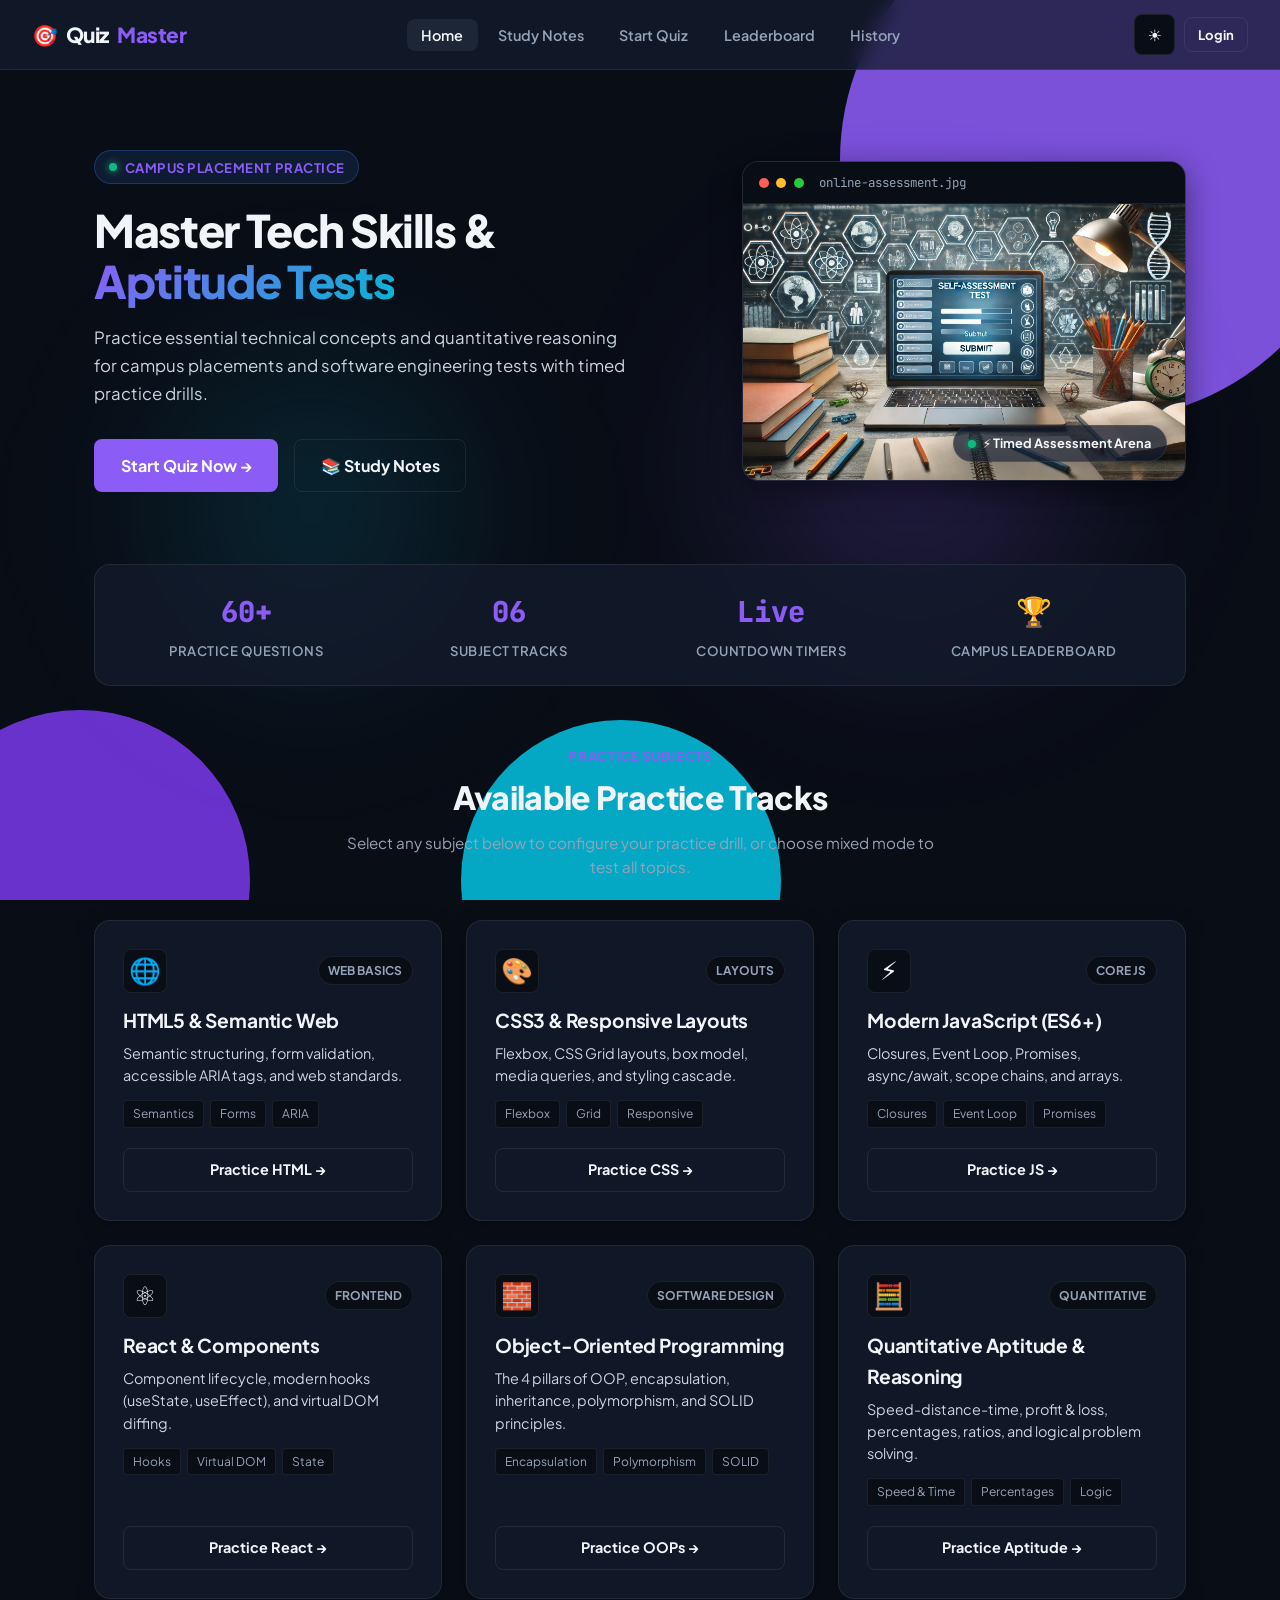
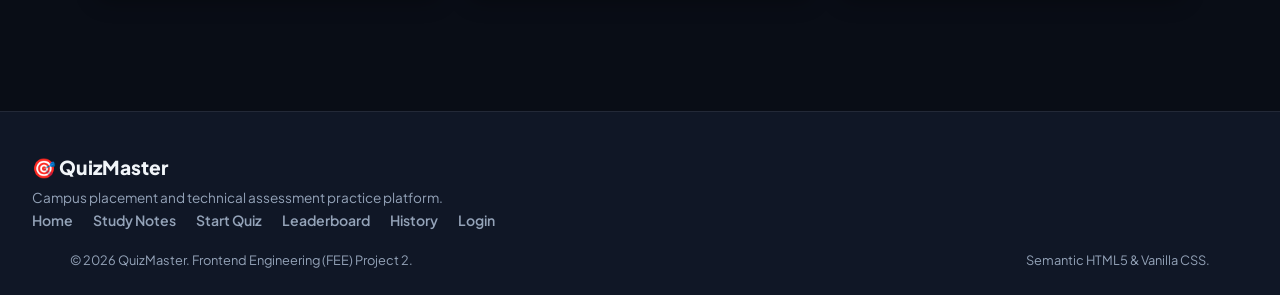
<file: index.html>
<!DOCTYPE html>
<html lang="en" data-theme="dark">

<head>
    <meta charset="UTF-8">
    <meta name="viewport" content="width=device-width, initial-scale=1.0">
    <title>QuizMaster - Technical &amp; Aptitude Practice</title>
    <meta name="description" content="Prepare for campus placements and technical tests with timed practice drills in Web, JS, React, OOPs, and Quantitative Aptitude.">
    <!-- Google Fonts -->
    <link rel="preconnect" href="https://fonts.googleapis.com">
    <link rel="preconnect" href="https://fonts.gstatic.com" crossorigin>
    <link href="https://fonts.googleapis.com/css2?family=Plus+Jakarta+Sans:wght@400;500;600;700;800&family=JetBrains+Mono:wght@400;500;600;700&display=swap" rel="stylesheet">
    <link rel="stylesheet" href="style.css">
</head>

<body>
    <!-- Decorative Ambient Backdrop Shapes (Dark + Purple Visual Identity) -->
    <div class="ambient-backdrop" aria-hidden="true">
        <div class="ambient-shape ambient-purple-circle"></div>
        <div class="ambient-shape ambient-cyan-circle"></div>
        <div class="ambient-shape ambient-lavender-circle"></div>
        <div class="ambient-glow-orb ambient-glow-1"></div>
        <div class="ambient-glow-orb ambient-glow-2"></div>
    </div>

    <!-- Top Sticky Navbar -->
    <nav class="navbar">
        <a href="index.html" class="logo">
            <span class="logo-icon">🎯</span> Quiz<span>Master</span>
        </a>
        <ul class="nav-links">
            <li><a href="index.html" class="active">Home</a></li>
            <li><a href="prepare.html">Study Notes</a></li>
            <li><a href="quiz.html">Start Quiz</a></li>
            <li><a href="leaderboard.html">Leaderboard</a></li>
            <li><a href="history.html">History</a></li>
        </ul>
        <div class="nav-actions">
            <button class="theme-toggle-btn" id="themeToggleBtn" aria-label="Toggle Theme" title="Toggle Theme">☀️</button>
            <div id="authNavContainer">
                <a href="login.html" class="btn btn-outline">Login</a>
            </div>
        </div>
    </nav>

    <!-- Main Content Container -->
    <div class="container">
        
        <!-- Hero Section with Showcase -->
        <section class="hero-wrapper">
            <div class="hero-content">
                <div id="returningBadgeContainer"></div>
                <div class="hero-badge">
                    <span class="badge-dot"></span> Campus Placement Practice
                </div>
                <h1>
                    Master Tech Skills &amp; <br>
                    <span class="gradient-text">Aptitude Tests</span>
                </h1>
                <p class="hero-desc">
                    Practice essential technical concepts and quantitative reasoning for campus placements and software engineering tests with timed practice drills.
                </p>
                <div class="hero-actions">
                    <a href="quiz.html" class="btn btn-primary btn-lg" id="heroStartBtn">Start Quiz Now →</a>
                    <a href="prepare.html" class="btn btn-outline btn-lg">📚 Study Notes</a>
                </div>
            </div>

            <div class="hero-visual">
                <div class="showcase-card">
                    <div class="showcase-window-header">
                        <span class="window-dot dot-red"></span>
                        <span class="window-dot dot-yellow"></span>
                        <span class="window-dot dot-green"></span>
                        <span class="window-title">online-assessment.jpg</span>
                    </div>
                    <div class="showcase-img-wrap">
                        <img src="online_self_assessment.jpg" alt="QuizMaster Online Assessment">
                    </div>
                    <div class="floating-stat-pill">
                        <span class="live-indicator"></span>
                        <span>⚡ Timed Assessment Arena</span>
                    </div>
                </div>
            </div>
        </section>

        <!-- Stats Bar -->
        <section class="stats-strip">
            <div class="stat-item">
                <span class="stat-num">60+</span>
                <span class="stat-label">Practice Questions</span>
            </div>
            <div class="stat-item">
                <span class="stat-num">06</span>
                <span class="stat-label">Subject Tracks</span>
            </div>
            <div class="stat-item">
                <span class="stat-num">Live</span>
                <span class="stat-label">Countdown Timers</span>
            </div>
            <div class="stat-item">
                <span class="stat-num">🏆</span>
                <span class="stat-label">Campus Leaderboard</span>
            </div>
        </section>

        <!-- Section: Available Practice Tracks -->
        <section style="margin-bottom: 2rem;">
            <div class="section-header">
                <span class="sub-badge">Practice Subjects</span>
                <h2>Available Practice Tracks</h2>
                <p>Select any subject below to configure your practice drill, or choose mixed mode to test all topics.</p>
            </div>

            <div class="grid">
                <!-- Track 1: HTML5 -->
                <div class="card">
                    <div>
                        <div class="card-top">
                            <div class="card-icon-pill">🌐</div>
                            <span class="track-badge">Web Basics</span>
                        </div>
                        <h3>HTML5 &amp; Semantic Web</h3>
                        <p>Semantic structuring, form validation, accessible ARIA tags, and web standards.</p>
                        <div class="card-tags">
                            <span>Semantics</span>
                            <span>Forms</span>
                            <span>ARIA</span>
                        </div>
                    </div>
                    <a href="quiz.html?subject=html" class="btn btn-outline">Practice HTML →</a>
                </div>

                <!-- Track 2: CSS3 -->
                <div class="card">
                    <div>
                        <div class="card-top">
                            <div class="card-icon-pill">🎨</div>
                            <span class="track-badge">Layouts</span>
                        </div>
                        <h3>CSS3 &amp; Responsive Layouts</h3>
                        <p>Flexbox, CSS Grid layouts, box model, media queries, and styling cascade.</p>
                        <div class="card-tags">
                            <span>Flexbox</span>
                            <span>Grid</span>
                            <span>Responsive</span>
                        </div>
                    </div>
                    <a href="quiz.html?subject=css" class="btn btn-outline">Practice CSS →</a>
                </div>

                <!-- Track 3: JavaScript -->
                <div class="card">
                    <div>
                        <div class="card-top">
                            <div class="card-icon-pill">⚡</div>
                            <span class="track-badge">Core JS</span>
                        </div>
                        <h3>Modern JavaScript (ES6+)</h3>
                        <p>Closures, Event Loop, Promises, async/await, scope chains, and arrays.</p>
                        <div class="card-tags">
                            <span>Closures</span>
                            <span>Event Loop</span>
                            <span>Promises</span>
                        </div>
                    </div>
                    <a href="quiz.html?subject=javascript" class="btn btn-outline">Practice JS →</a>
                </div>

                <!-- Track 4: React -->
                <div class="card">
                    <div>
                        <div class="card-top">
                            <div class="card-icon-pill">⚛️</div>
                            <span class="track-badge">Frontend</span>
                        </div>
                        <h3>React &amp; Components</h3>
                        <p>Component lifecycle, modern hooks (useState, useEffect), and virtual DOM diffing.</p>
                        <div class="card-tags">
                            <span>Hooks</span>
                            <span>Virtual DOM</span>
                            <span>State</span>
                        </div>
                    </div>
                    <a href="quiz.html?subject=react" class="btn btn-outline">Practice React →</a>
                </div>

                <!-- Track 5: OOPs -->
                <div class="card">
                    <div>
                        <div class="card-top">
                            <div class="card-icon-pill">🧱</div>
                            <span class="track-badge">Software Design</span>
                        </div>
                        <h3>Object-Oriented Programming</h3>
                        <p>The 4 pillars of OOP, encapsulation, inheritance, polymorphism, and SOLID principles.</p>
                        <div class="card-tags">
                            <span>Encapsulation</span>
                            <span>Polymorphism</span>
                            <span>SOLID</span>
                        </div>
                    </div>
                    <a href="quiz.html?subject=oops" class="btn btn-outline">Practice OOPs →</a>
                </div>

                <!-- Track 6: Aptitude -->
                <div class="card">
                    <div>
                        <div class="card-top">
                            <div class="card-icon-pill">🧮</div>
                            <span class="track-badge">Quantitative</span>
                        </div>
                        <h3>Quantitative Aptitude &amp; Reasoning</h3>
                        <p>Speed-distance-time, profit &amp; loss, percentages, ratios, and logical problem solving.</p>
                        <div class="card-tags">
                            <span>Speed &amp; Time</span>
                            <span>Percentages</span>
                            <span>Logic</span>
                        </div>
                    </div>
                    <a href="quiz.html?subject=logic_reasoning" class="btn btn-outline">Practice Aptitude →</a>
                </div>
            </div>
        </section>

    </div>

    <!-- Unified Footer -->
    <footer>
        <div class="footer-inner">
            <div class="footer-brand">
                <div class="brand-logo">
                    <span class="logo-icon">🎯</span> QuizMaster
                </div>
                <p>Campus placement and technical assessment practice platform.</p>
            </div>
            <div class="footer-links">
                <a href="index.html">Home</a>
                <a href="prepare.html">Study Notes</a>
                <a href="quiz.html">Start Quiz</a>
                <a href="leaderboard.html">Leaderboard</a>
                <a href="history.html">History</a>
                <a href="login.html">Login</a>
            </div>
        </div>
        <div class="footer-bottom">
            <p>&copy; 2026 QuizMaster. Frontend Engineering (FEE) Project 2.</p>
            <p>Semantic HTML5 &amp; Vanilla CSS.</p>
        </div>
    </footer>

    <!-- Toast Notifications Container -->
    <div class="toast-container" id="toastContainer" aria-live="polite"></div>

    <!-- Shared Script for Themes & Auth -->
    <script src="script.js"></script>
</body>

</html>
</file>
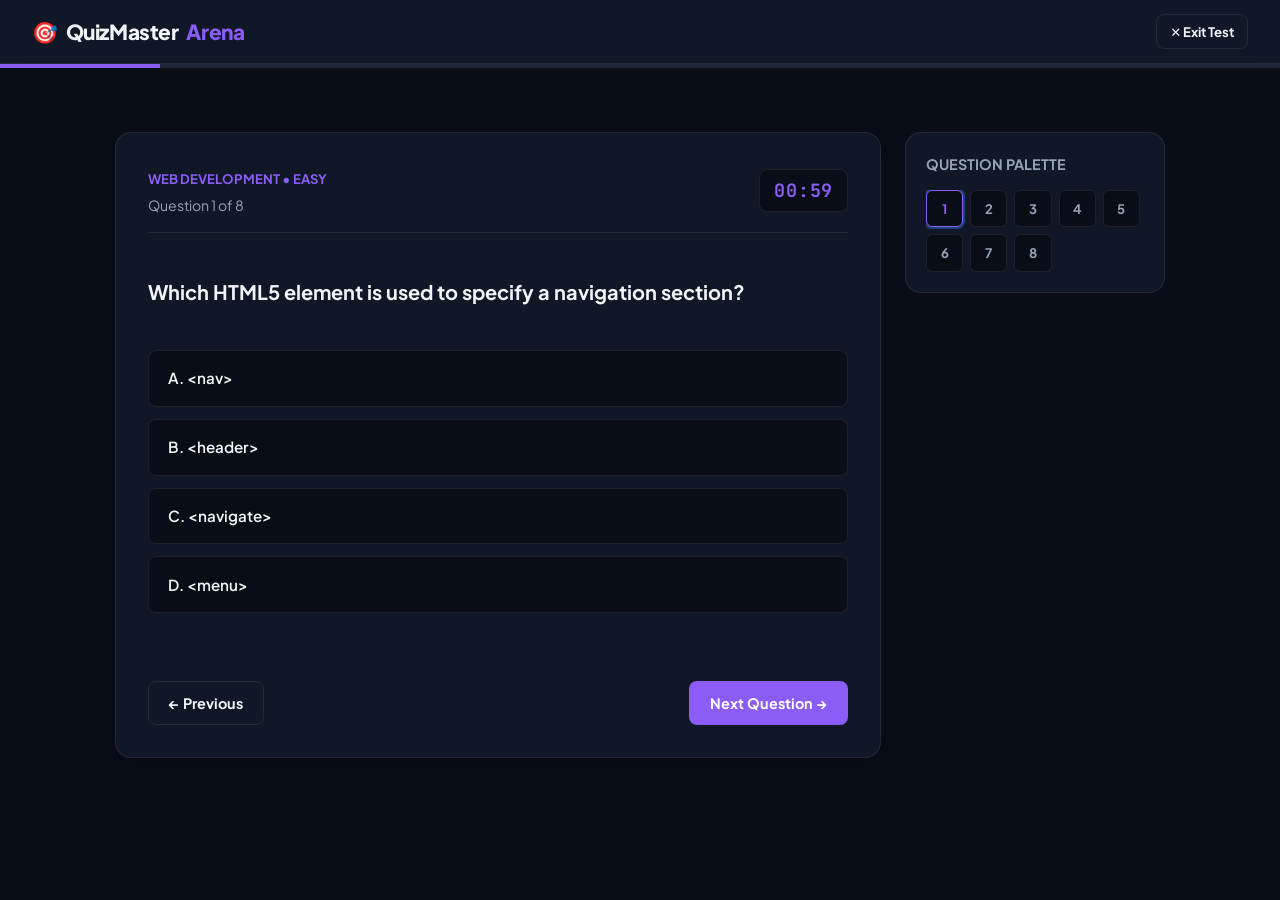
<file: arena.html>
<!DOCTYPE html>
<html lang="en" data-theme="dark">
<head>
  <meta charset="UTF-8">
  <meta name="viewport" content="width=device-width, initial-scale=1.0">
  <title>QuizMaster - Assessment Arena</title>
  <link rel="stylesheet" href="style.css">
  <style>
    .progress-bar { height: 4px; background: var(--bg-hover); width: 100%; position: sticky; top: 0; z-index: 10; }
    .progress-fill { height: 100%; width: 0%; background: var(--primary); transition: width 0.3s ease; }
    .loading-spinner { text-align: center; padding: 4rem 1rem; }
    .spinner-dot { width: 32px; height: 32px; border: 3px solid var(--border); border-top-color: var(--primary); border-radius: 50%; animation: spin 1s linear infinite; margin: 0 auto 1rem; }
    @keyframes spin { to { transform: rotate(360deg); } }
  </style>
</head>
<body>
  <!-- Arena Top Bar -->
  <nav class="navbar">
    <a href="index.html" class="logo"><span>🎯</span> QuizMaster <span>Arena</span></a>
    <div class="nav-actions">
      <a href="quiz.html" class="btn btn-outline btn-sm" onclick="return confirm('Exit test? Progress will not be saved.');">✕ Exit Test</a>
    </div>
  </nav>

  <!-- Progress Bar -->
  <div class="progress-bar">
    <div class="progress-fill" id="progressFill"></div>
  </div>

  <!-- Main Arena Layout -->
  <main class="container">
    <!-- Loading Spinner -->
    <div class="loading-spinner" id="loadingState">
      <div class="spinner-dot"></div>
      <h3 style="font-size: 1.25rem; margin-bottom: 0.3rem;">Extracting Questions from Open Trivia DB...</h3>
      <p style="color: var(--text-muted); font-size: 0.88rem;">Connecting to Open Trivia Database (https://opentdb.com/api.php?amount=40) and generating your assessment session.</p>
    </div>

    <!-- Active Assessment Container -->
    <div class="arena-layout" id="quizLayout" style="display: none;">
      <!-- Left: Question Card -->
      <article class="card" style="padding: 2rem;">
        <div class="arena-header">
          <div>
            <span id="subjectBadge" style="font-size: 0.82rem; font-weight: 700; color: var(--primary); text-transform: uppercase;">Assessment</span>
            <div id="questionCounter" style="font-size: 0.88rem; color: var(--text-muted); margin-top: 0.2rem;">Question 1 of 40</div>
          </div>
          <div class="timer-pill" id="timerDigits">01:00</div>
        </div>

        <h2 class="question-title" id="questionTitle">Loading question prompt...</h2>

        <div class="options-list" id="optionsList" role="radiogroup">
          <!-- Injected dynamically by arena.js -->
        </div>

        <div style="display: flex; justify-content: space-between; align-items: center; margin-top: 1.5rem;">
          <button type="button" class="btn btn-outline" id="prevBtn" disabled>← Previous</button>
          <button type="button" class="btn btn-primary" id="nextBtn">Next Question →</button>
        </div>
      </article>

      <!-- Right: Question Palette -->
      <aside class="palette-card">
        <h4 style="font-size: 0.9rem; font-weight: 700; color: var(--text-muted); text-transform: uppercase;">Question Palette</h4>
        <div class="palette-grid" id="paletteGrid">
          <!-- Injected dynamically by arena.js -->
        </div>
      </aside>
    </div>
  </main>

  <!-- Result Modal with Answer Review -->
  <div class="modal-overlay" id="resultModal" role="dialog" aria-modal="true">
    <div class="modal-content" style="max-width: 520px;">
      <div id="modalBadge" style="font-size: 3rem; margin-bottom: 0.5rem;">🏆</div>
      <h2 id="modalTitle" style="font-size: 1.6rem; margin-bottom: 0.4rem;">Assessment Completed!</h2>
      <div id="modalScore" style="font-size: 2.4rem; font-weight: 800; color: var(--primary); margin: 0.5rem 0;">0 / 0</div>
      <p id="modalFeedback" style="color: var(--text-muted); font-size: 0.95rem; margin-bottom: 1rem;">Great effort on this practice drill!</p>

      <!-- Detailed Review List -->
      <div class="review-list" id="reviewList">
        <!-- Review items injected by arena.js -->
      </div>

      <div style="display: flex; flex-direction: column; gap: 0.6rem; margin-top: 1rem;">
        <a href="quiz.html" class="btn btn-primary">Take Another Quiz</a>
        <div style="display: flex; gap: 0.5rem;">
          <a href="history.html" class="btn btn-outline" style="flex: 1;">📜 View History</a>
          <a href="leaderboard.html" class="btn btn-outline" style="flex: 1;">🏆 Leaderboard</a>
        </div>
        <a href="index.html" class="btn btn-outline">Return Home</a>
      </div>
    </div>
  </div>

  <script src="arena.js"></script>
</body>
</html>
</file>
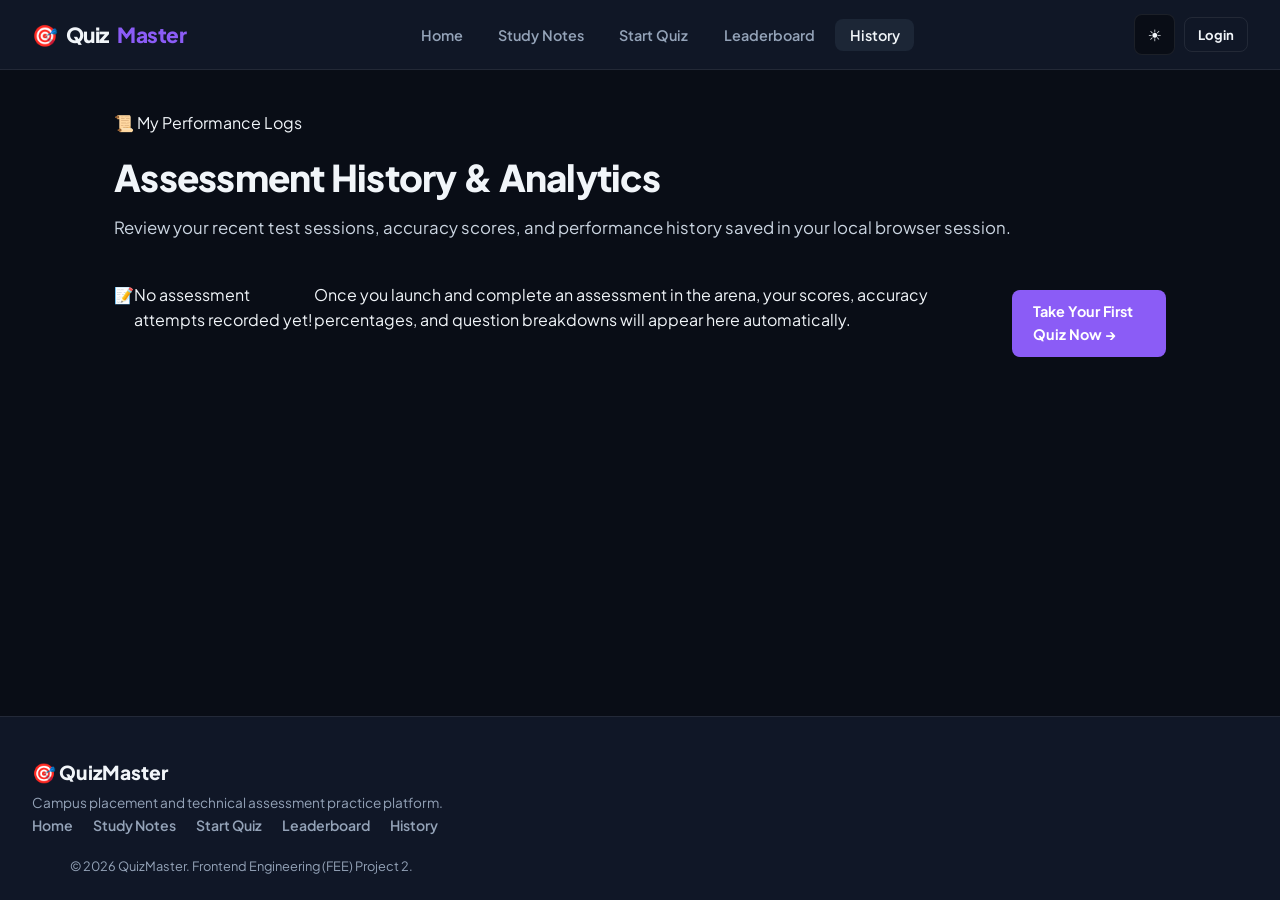
<file: history.html>
<!DOCTYPE html>
<html lang="en" data-theme="dark">

<head>
    <meta charset="UTF-8">
    <meta name="viewport" content="width=device-width, initial-scale=1.0">
    <title>QuizMaster - Assessment History</title>
    <meta name="description" content="View your past test scores, track accuracy percentages, and monitor your placement preparation progress.">
    <!-- Google Fonts -->
    <link rel="preconnect" href="https://fonts.googleapis.com">
    <link rel="preconnect" href="https://fonts.gstatic.com" crossorigin>
    <link href="https://fonts.googleapis.com/css2?family=Plus+Jakarta+Sans:wght@400;500;600;700;800&family=JetBrains+Mono:wght@400;500;600;700&display=swap" rel="stylesheet">
    <link rel="stylesheet" href="style.css">
    <style>
        .history-stats {
            display: grid;
            grid-template-columns: repeat(auto-fit, minmax(200px, 1fr));
            gap: 1.25rem;
            margin-bottom: 2rem;
        }
        .stat-card {
            background: var(--bg-card);
            border: 1px solid var(--border-subtle);
            border-radius: var(--radius-md);
            padding: 1.4rem;
            text-align: center;
        }
        .stat-card .num {
            font-size: 2rem;
            font-weight: 800;
            font-family: var(--font-mono);
            color: var(--primary);
            margin-bottom: 0.25rem;
        }
        .stat-card .desc {
            font-size: 0.85rem;
            font-weight: 700;
            text-transform: uppercase;
            letter-spacing: 0.05em;
            color: var(--text-muted);
        }
        .history-controls {
            display: flex;
            justify-content: space-between;
            align-items: center;
            margin-bottom: 1.25rem;
            flex-wrap: wrap;
            gap: 1rem;
        }
    </style>
</head>

<body>
    <!-- Top Sticky Navbar -->
    <nav class="navbar">
        <a href="index.html" class="logo">
            <span class="logo-icon">🎯</span> Quiz<span>Master</span>
        </a>
        <ul class="nav-links">
            <li><a href="index.html">Home</a></li>
            <li><a href="prepare.html">Study Notes</a></li>
            <li><a href="quiz.html">Start Quiz</a></li>
            <li><a href="leaderboard.html">Leaderboard</a></li>
            <li><a href="history.html" class="active">History</a></li>
        </ul>
        <div class="nav-actions">
            <button class="theme-toggle-btn" id="themeToggleBtn" aria-label="Toggle Theme" title="Toggle Theme">☀️</button>
            <div id="authNavContainer">
                <a href="login.html" class="btn btn-outline">Login</a>
            </div>
        </div>
    </nav>

    <!-- Main Container -->
    <div class="container" style="max-width: 1100px; margin: 2.5rem auto 5rem; padding: 0 1.5rem;">
        
        <!-- Header -->
        <div style="margin-bottom: 2.5rem;">
            <div class="badge badge-primary" style="margin-bottom: 0.75rem;">
                <span>📜</span> My Performance Logs
            </div>
            <h1 style="font-size: 2.3rem; font-weight: 800; letter-spacing: -0.02em; color: var(--text-primary); margin-bottom: 0.5rem;">
                Assessment History &amp; Analytics
            </h1>
            <p style="color: var(--text-secondary); font-size: 1.05rem;">
                Review your recent test sessions, accuracy scores, and performance history saved in your local browser session.
            </p>
        </div>

        <!-- Summary Stats Strip -->
        <div class="history-stats" id="historyStatsBar" style="display: none;">
            <div class="stat-card">
                <div class="num" id="totalAttemptsNum">0</div>
                <div class="desc">Tests Completed</div>
            </div>
            <div class="stat-card">
                <div class="num" id="avgAccuracyNum">0%</div>
                <div class="desc">Average Accuracy</div>
            </div>
            <div class="stat-card">
                <div class="num" id="bestScoreNum">0 / 0</div>
                <div class="desc">Best Score</div>
            </div>
        </div>

        <!-- Controls Bar -->
        <div class="history-controls" id="historyControls" style="display: none;">
            <div style="font-size: 0.95rem; font-weight: 700; color: var(--text-secondary);" id="historyCountLabel">
                Showing 0 past test sessions:
            </div>
            <div style="display: flex; gap: 0.75rem;">
                <button type="button" class="btn btn-secondary" id="clearHistoryBtn" style="font-size: 0.85rem; padding: 0.5rem 1rem;">
                    🗑️ Clear History
                </button>
                <a href="quiz.html" class="btn btn-primary" style="font-size: 0.85rem; padding: 0.5rem 1rem;">
                    + Start New Assessment
                </a>
            </div>
        </div>

        <!-- History Data Table -->
        <div class="table-container" id="historyTableWrap" style="display: none;">
            <table class="data-table">
                <thead>
                    <tr>
                        <th>#</th>
                        <th>Date &amp; Time</th>
                        <th>Subject Track</th>
                        <th>Difficulty</th>
                        <th>Score</th>
                        <th>Accuracy</th>
                        <th>Status</th>
                        <th>Action</th>
                    </tr>
                </thead>
                <tbody id="historyTableBody">
                    <!-- Dynamic rows injected via JavaScript -->
                </tbody>
            </table>
        </div>

        <!-- Empty State -->
        <div class="empty-state" id="emptyState" style="display: none;">
            <div class="empty-icon">📝</div>
            <div class="empty-title">No assessment attempts recorded yet!</div>
            <p class="empty-desc">
                Once you launch and complete an assessment in the arena, your scores, accuracy percentages, and question breakdowns will appear here automatically.
            </p>
            <a href="quiz.html" class="btn btn-primary" style="margin-top: 0.5rem;">Take Your First Quiz Now →</a>
        </div>

    </div>

    <!-- Unified Footer -->
    <footer>
        <div class="footer-inner">
            <div class="footer-brand">
                <div class="brand-logo">
                    <span class="logo-icon">🎯</span> QuizMaster
                </div>
                <p>Campus placement and technical assessment practice platform.</p>
            </div>
            <div class="footer-links">
                <a href="index.html">Home</a>
                <a href="prepare.html">Study Notes</a>
                <a href="quiz.html">Start Quiz</a>
                <a href="leaderboard.html">Leaderboard</a>
                <a href="history.html">History</a>
            </div>
        </div>
        <div class="footer-bottom">
            <p>&copy; 2026 QuizMaster. Frontend Engineering (FEE) Project 2.</p>
        </div>
    </footer>

    <script src="script.js"></script>
    <script>
        document.addEventListener('DOMContentLoaded', () => {
            const historyStatsBar = document.getElementById('historyStatsBar');
            const historyControls = document.getElementById('historyControls');
            const historyTableWrap = document.getElementById('historyTableWrap');
            const historyTableBody = document.getElementById('historyTableBody');
            const emptyState = document.getElementById('emptyState');
            const totalAttemptsNum = document.getElementById('totalAttemptsNum');
            const avgAccuracyNum = document.getElementById('avgAccuracyNum');
            const bestScoreNum = document.getElementById('bestScoreNum');
            const historyCountLabel = document.getElementById('historyCountLabel');
            const clearHistoryBtn = document.getElementById('clearHistoryBtn');

            function renderHistory() {
                const history = JSON.parse(localStorage.getItem('quizmaster_history') || '[]');

                if (!history || history.length === 0) {
                    emptyState.style.display = 'flex';
                    historyStatsBar.style.display = 'none';
                    historyControls.style.display = 'none';
                    historyTableWrap.style.display = 'none';
                    return;
                }

                emptyState.style.display = 'none';
                historyStatsBar.style.display = 'grid';
                historyControls.style.display = 'flex';
                historyTableWrap.style.display = 'block';

                totalAttemptsNum.textContent = history.length;
                historyCountLabel.textContent = `Showing ${history.length} past test session${history.length > 1 ? 's' : ''}:`;

                let totalPct = 0;
                let maxPct = 0;
                let bestScoreStr = '0 / 0';

                historyTableBody.innerHTML = '';

                history.forEach((item, idx) => {
                    totalPct += (item.percentage || 0);
                    if ((item.percentage || 0) >= maxPct) {
                        maxPct = item.percentage || 0;
                        bestScoreStr = `${item.score} / ${item.total}`;
                    }

                    const tr = document.createElement('tr');
                    
                    const pctClass = item.percentage >= 75 ? 'pct-high' : (item.percentage >= 50 ? 'pct-mid' : 'pct-low');
                    const statusBadge = item.percentage >= 75 ? '🌟 Exemplary' : (item.percentage >= 50 ? '👍 Good' : '📚 Practice');

                    tr.innerHTML = `
                        <td style="font-family: var(--font-mono); font-weight: 700;">#${idx + 1}</td>
                        <td>${item.date || 'Recent'}</td>
                        <td style="font-weight: 700; color: var(--text-primary);">${item.subject || 'Mixed Drill'}</td>
                        <td style="text-transform: capitalize;">${item.difficulty || 'Mixed'}</td>
                        <td class="score-badge">${item.score} / ${item.total}</td>
                        <td><span class="pct-pill ${pctClass}">${item.percentage}%</span></td>
                        <td><span style="font-size: 0.85rem; font-weight: 600;">${statusBadge}</span></td>
                        <td>
                            <a href="quiz.html" class="btn btn-outline" style="padding: 0.35rem 0.75rem; font-size: 0.8rem;">
                                Retake ↺
                            </a>
                        </td>
                    `;
                    historyTableBody.appendChild(tr);
                });

                avgAccuracyNum.textContent = `${Math.round(totalPct / history.length)}%`;
                bestScoreNum.textContent = bestScoreStr;
            }

            renderHistory();

            if (clearHistoryBtn) {
                clearHistoryBtn.addEventListener('click', () => {
                    if (confirm('Are you sure you want to clear all past test attempt logs?')) {
                        localStorage.removeItem('quizmaster_history');
                        renderHistory();
                    }
                });
            }
        });
    </script>
</body>

</html>
</file>
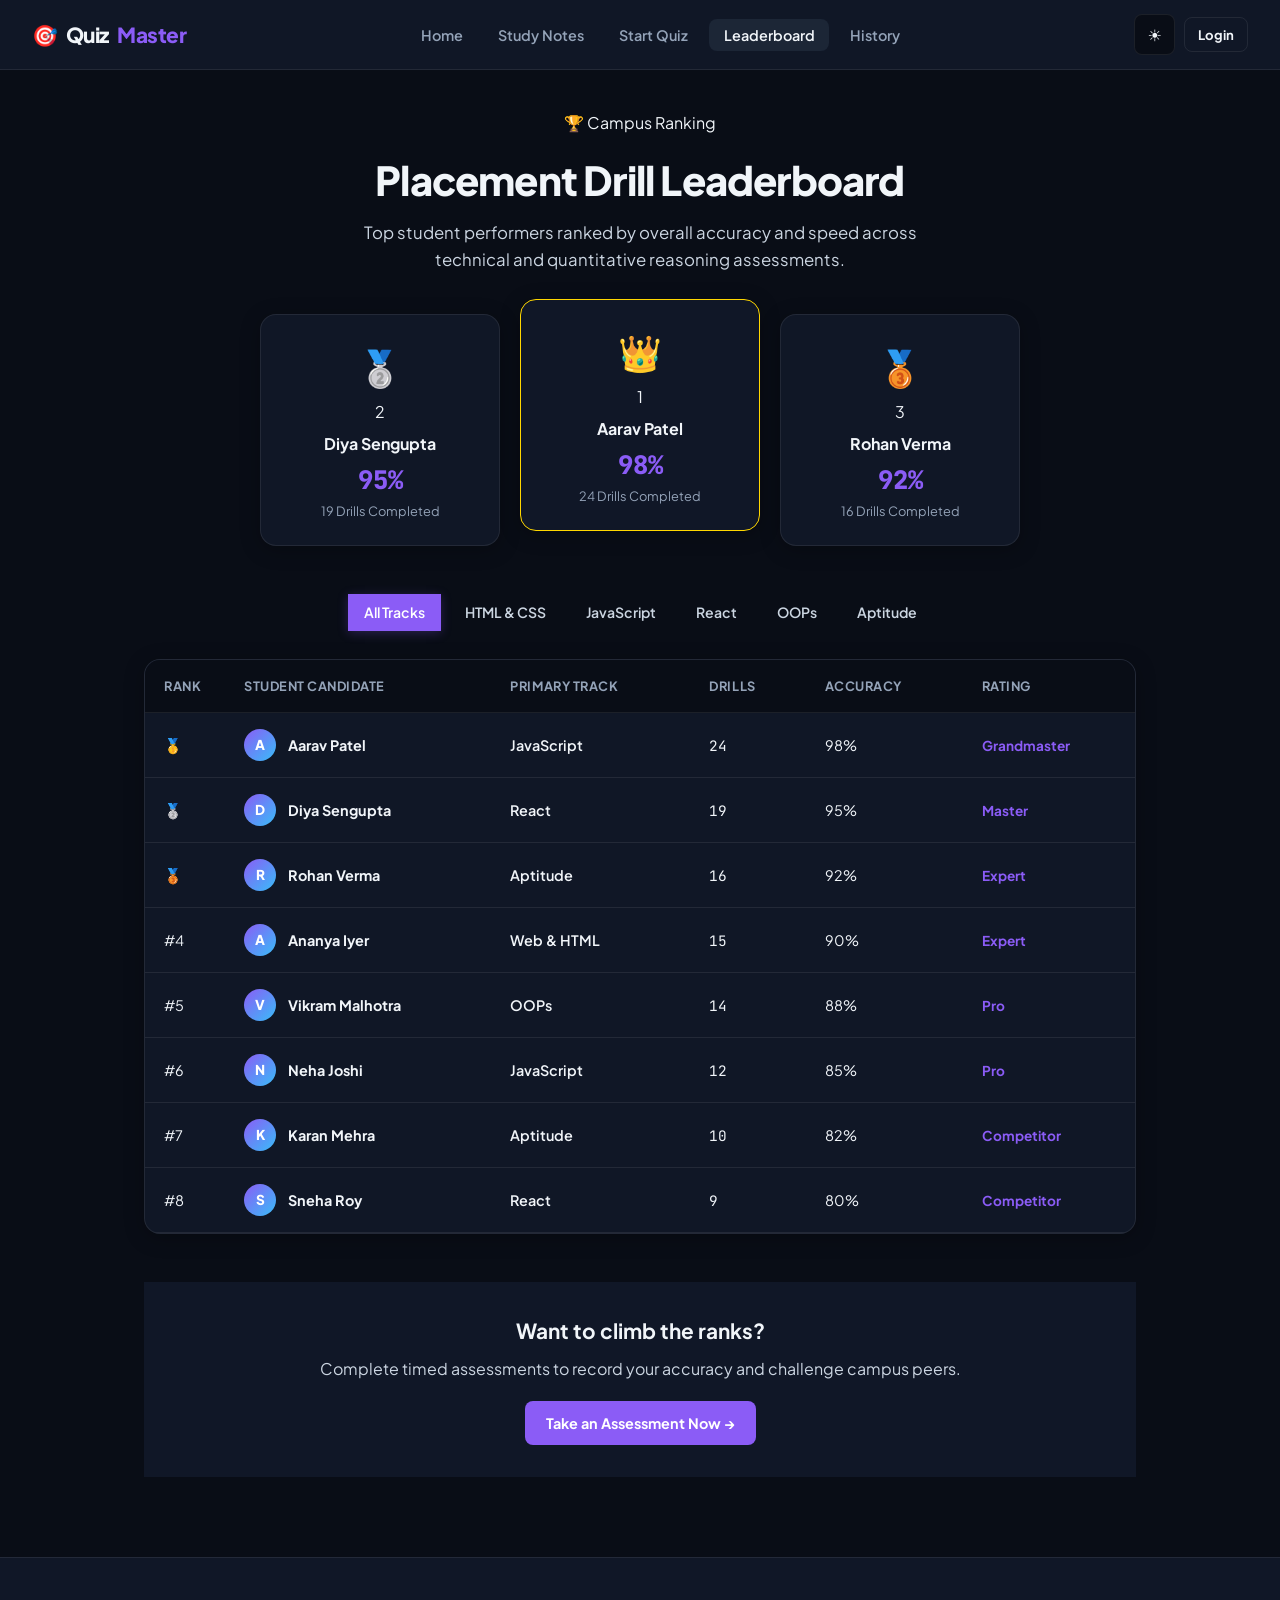
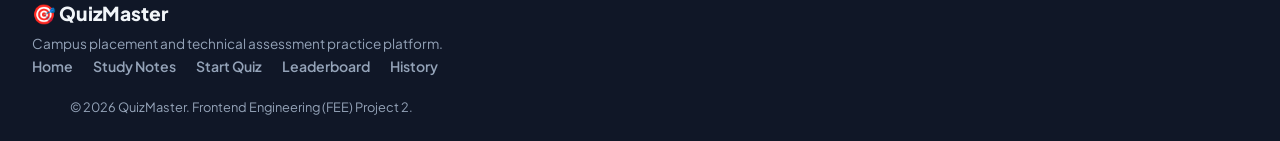
<file: leaderboard.html>
<!DOCTYPE html>
<html lang="en" data-theme="dark">

<head>
    <meta charset="UTF-8">
    <meta name="viewport" content="width=device-width, initial-scale=1.0">
    <title>QuizMaster - Campus Leaderboard</title>
    <meta name="description" content="Check top student rankings, test accuracy percentages, and competitive scores for placement preparation.">
    <!-- Google Fonts -->
    <link rel="preconnect" href="https://fonts.googleapis.com">
    <link rel="preconnect" href="https://fonts.gstatic.com" crossorigin>
    <link href="https://fonts.googleapis.com/css2?family=Plus+Jakarta+Sans:wght@400;500;600;700;800&family=JetBrains+Mono:wght@400;500;600;700&display=swap" rel="stylesheet">
    <link rel="stylesheet" href="style.css">
    <style>
        .leaderboard-filters {
            display: flex;
            gap: 0.5rem;
            flex-wrap: wrap;
            margin-bottom: 1.75rem;
            justify-content: center;
        }
        .leader-filter-btn {
            padding: 0.45rem 1rem;
            border-radius: var(--radius-full);
            background: var(--bg-surface-elevated);
            border: 1px solid var(--border-subtle);
            color: var(--text-secondary);
            font-size: 0.88rem;
            font-weight: 600;
            cursor: pointer;
            transition: all var(--transition-fast);
        }
        .leader-filter-btn:hover {
            color: var(--text-primary);
            border-color: var(--primary);
        }
        .leader-filter-btn.active {
            background: var(--primary);
            color: #ffffff;
            border-color: var(--primary);
            box-shadow: 0 2px 10px var(--primary-glow);
        }
        .player-cell {
            display: flex;
            align-items: center;
            gap: 0.75rem;
        }
        .player-avatar {
            width: 32px;
            height: 32px;
            border-radius: 50%;
            display: flex;
            align-items: center;
            justify-content: center;
            font-weight: 800;
            font-size: 0.85rem;
            color: #ffffff;
            background: linear-gradient(135deg, var(--primary) 0%, var(--accent-cyan) 100%);
        }
    </style>
</head>

<body>
    <!-- Top Sticky Navbar -->
    <nav class="navbar">
        <a href="index.html" class="logo">
            <span class="logo-icon">🎯</span> Quiz<span>Master</span>
        </a>
        <ul class="nav-links">
            <li><a href="index.html">Home</a></li>
            <li><a href="prepare.html">Study Notes</a></li>
            <li><a href="quiz.html">Start Quiz</a></li>
            <li><a href="leaderboard.html" class="active">Leaderboard</a></li>
            <li><a href="history.html">History</a></li>
        </ul>
        <div class="nav-actions">
            <button class="theme-toggle-btn" id="themeToggleBtn" aria-label="Toggle Theme" title="Toggle Theme">☀️</button>
            <div id="authNavContainer">
                <a href="login.html" class="btn btn-outline">Login</a>
            </div>
        </div>
    </nav>

    <!-- Main Container -->
    <div class="container" style="max-width: 1040px; margin: 2.5rem auto 5rem; padding: 0 1.5rem;">
        
        <!-- Header -->
        <div style="text-align: center; margin-bottom: 2.5rem;">
            <div class="badge badge-primary" style="margin-bottom: 0.75rem;">
                <span>🏆</span> Campus Ranking
            </div>
            <h1 style="font-size: 2.5rem; font-weight: 800; letter-spacing: -0.02em; color: var(--text-primary); margin-bottom: 0.5rem;">
                Placement Drill Leaderboard
            </h1>
            <p style="color: var(--text-secondary); font-size: 1.05rem; max-width: 600px; margin: 0 auto;">
                Top student performers ranked by overall accuracy and speed across technical and quantitative reasoning assessments.
            </p>
        </div>

        <!-- Top 3 Podium -->
        <div class="podium-wrap">
            <!-- 2nd Place -->
            <div class="podium-card podium-2">
                <div class="podium-crown">🥈</div>
                <div class="rank-badge rank-2">2</div>
                <div class="podium-name">Diya Sengupta</div>
                <div class="podium-score">95%</div>
                <div style="font-size: 0.8rem; color: var(--text-muted);">19 Drills Completed</div>
            </div>

            <!-- 1st Place -->
            <div class="podium-card podium-1">
                <div class="podium-crown">👑</div>
                <div class="rank-badge rank-1">1</div>
                <div class="podium-name">Aarav Patel</div>
                <div class="podium-score">98%</div>
                <div style="font-size: 0.8rem; color: var(--text-muted);">24 Drills Completed</div>
            </div>

            <!-- 3rd Place -->
            <div class="podium-card podium-3">
                <div class="podium-crown">🥉</div>
                <div class="rank-badge rank-3">3</div>
                <div class="podium-name">Rohan Verma</div>
                <div class="podium-score">92%</div>
                <div style="font-size: 0.8rem; color: var(--text-muted);">16 Drills Completed</div>
            </div>
        </div>

        <!-- Filter Pills -->
        <div class="leaderboard-filters">
            <button type="button" class="leader-filter-btn active" data-track="all">All Tracks</button>
            <button type="button" class="leader-filter-btn" data-track="Web &amp; HTML">HTML &amp; CSS</button>
            <button type="button" class="leader-filter-btn" data-track="JavaScript">JavaScript</button>
            <button type="button" class="leader-filter-btn" data-track="React">React</button>
            <button type="button" class="leader-filter-btn" data-track="OOPs">OOPs</button>
            <button type="button" class="leader-filter-btn" data-track="Aptitude">Aptitude</button>
        </div>

        <!-- Leaderboard Table -->
        <div class="table-container">
            <table class="data-table" id="leaderboardTable">
                <thead>
                    <tr>
                        <th style="width: 80px;">Rank</th>
                        <th>Student Candidate</th>
                        <th>Primary Track</th>
                        <th>Drills</th>
                        <th>Accuracy</th>
                        <th>Rating</th>
                    </tr>
                </thead>
                <tbody id="leaderboardBody">
                    <!-- Dynamic rows injected via script -->
                </tbody>
            </table>
        </div>

        <!-- Call to Action -->
        <div style="text-align: center; margin-top: 3rem; padding: 2rem; background: var(--bg-card); border: 1px solid var(--border-subtle); border-radius: var(--radius-lg);">
            <h3 style="font-size: 1.3rem; margin-bottom: 0.5rem; color: var(--text-primary);">Want to climb the ranks?</h3>
            <p style="color: var(--text-secondary); margin-bottom: 1.25rem;">Complete timed assessments to record your accuracy and challenge campus peers.</p>
            <a href="quiz.html" class="btn btn-primary">Take an Assessment Now →</a>
        </div>

    </div>

    <!-- Unified Footer -->
    <footer>
        <div class="footer-inner">
            <div class="footer-brand">
                <div class="brand-logo">
                    <span class="logo-icon">🎯</span> QuizMaster
                </div>
                <p>Campus placement and technical assessment practice platform.</p>
            </div>
            <div class="footer-links">
                <a href="index.html">Home</a>
                <a href="prepare.html">Study Notes</a>
                <a href="quiz.html">Start Quiz</a>
                <a href="leaderboard.html">Leaderboard</a>
                <a href="history.html">History</a>
            </div>
        </div>
        <div class="footer-bottom">
            <p>&copy; 2026 QuizMaster. Frontend Engineering (FEE) Project 2.</p>
        </div>
    </footer>

    <script src="script.js"></script>
    <script>
        document.addEventListener('DOMContentLoaded', () => {
            const leaderboardBody = document.getElementById('leaderboardBody');
            const filterBtns = document.querySelectorAll('.leader-filter-btn');

            // Static campus leaderboard baseline
            const baseLeaderboard = [
                { rank: 1, name: 'Aarav Patel', track: 'JavaScript', drills: 24, accuracy: 98, rating: 'Grandmaster' },
                { rank: 2, name: 'Diya Sengupta', track: 'React', drills: 19, accuracy: 95, rating: 'Master' },
                { rank: 3, name: 'Rohan Verma', track: 'Aptitude', drills: 16, accuracy: 92, rating: 'Expert' },
                { rank: 4, name: 'Ananya Iyer', track: 'Web & HTML', drills: 15, accuracy: 90, rating: 'Expert' },
                { rank: 5, name: 'Vikram Malhotra', track: 'OOPs', drills: 14, accuracy: 88, rating: 'Pro' },
                { rank: 6, name: 'Neha Joshi', track: 'JavaScript', drills: 12, accuracy: 85, rating: 'Pro' },
                { rank: 7, name: 'Karan Mehra', track: 'Aptitude', drills: 10, accuracy: 82, rating: 'Competitor' },
                { rank: 8, name: 'Sneha Roy', track: 'React', drills: 9, accuracy: 80, rating: 'Competitor' }
            ];

            let activeFilter = 'all';

            function renderLeaderboard() {
                leaderboardBody.innerHTML = '';

                // Check logged in user and recent test attempts
                const user = JSON.parse(localStorage.getItem('quizmaster_user') || 'null');
                const history = JSON.parse(localStorage.getItem('quizmaster_history') || '[]');

                let list = [...baseLeaderboard];

                // If user took tests, calculate their entry
                if (history && history.length > 0) {
                    let userTotalPct = 0;
                    history.forEach(h => userTotalPct += (h.percentage || 0));
                    const userAvg = Math.round(userTotalPct / history.length);
                    const userName = user ? user.name : 'You (Current Student)';

                    // Add user entry
                    list.push({
                        rank: 0, // dynamically sorted
                        name: userName,
                        track: history[0].subject || 'Mixed Drill',
                        drills: history.length,
                        accuracy: userAvg,
                        rating: userAvg >= 90 ? 'Master' : (userAvg >= 75 ? 'Expert' : 'Competitor'),
                        isCurrentUser: true
                    });

                    // Sort by accuracy descending
                    list.sort((a, b) => b.accuracy - a.accuracy);
                    list.forEach((item, idx) => item.rank = idx + 1);
                }

                const filtered = list.filter(item => {
                    if (activeFilter === 'all') return true;
                    return item.track.toLowerCase().includes(activeFilter.toLowerCase());
                });

                filtered.forEach(item => {
                    const tr = document.createElement('tr');
                    if (item.isCurrentUser) tr.className = 'highlight-user';

                    let rankContent = `#${item.rank}`;
                    let rankBadgeClass = 'rank-other';
                    if (item.rank === 1) { rankContent = '🥇'; rankBadgeClass = 'rank-1'; }
                    else if (item.rank === 2) { rankContent = '🥈'; rankBadgeClass = 'rank-2'; }
                    else if (item.rank === 3) { rankContent = '🥉'; rankBadgeClass = 'rank-3'; }

                    const pctClass = item.accuracy >= 85 ? 'pct-high' : (item.accuracy >= 70 ? 'pct-mid' : 'pct-low');

                    tr.innerHTML = `
                        <td><span class="rank-badge ${rankBadgeClass}">${rankContent}</span></td>
                        <td>
                            <div class="player-cell">
                                <div class="player-avatar">${item.name.charAt(0)}</div>
                                <div>
                                    <strong style="color: var(--text-primary);">${item.name}</strong>
                                    ${item.isCurrentUser ? '<span style="font-size: 0.72rem; padding: 0.15rem 0.4rem; background: var(--primary); color: #fff; border-radius: var(--radius-sm); margin-left: 0.4rem;">YOU</span>' : ''}
                                </div>
                            </div>
                        </td>
                        <td style="font-weight: 600;">${item.track}</td>
                        <td style="font-family: var(--font-mono);">${item.drills}</td>
                        <td><span class="pct-pill ${pctClass}">${item.accuracy}%</span></td>
                        <td><span style="font-size: 0.85rem; font-weight: 700; color: var(--primary);">${item.rating}</span></td>
                    `;
                    leaderboardBody.appendChild(tr);
                });
            }

            renderLeaderboard();

            filterBtns.forEach(btn => {
                btn.addEventListener('click', () => {
                    filterBtns.forEach(b => b.classList.remove('active'));
                    btn.classList.add('active');
                    activeFilter = btn.getAttribute('data-track') || 'all';
                    renderLeaderboard();
                });
            });
        });
    </script>
</body>

</html>
</file>
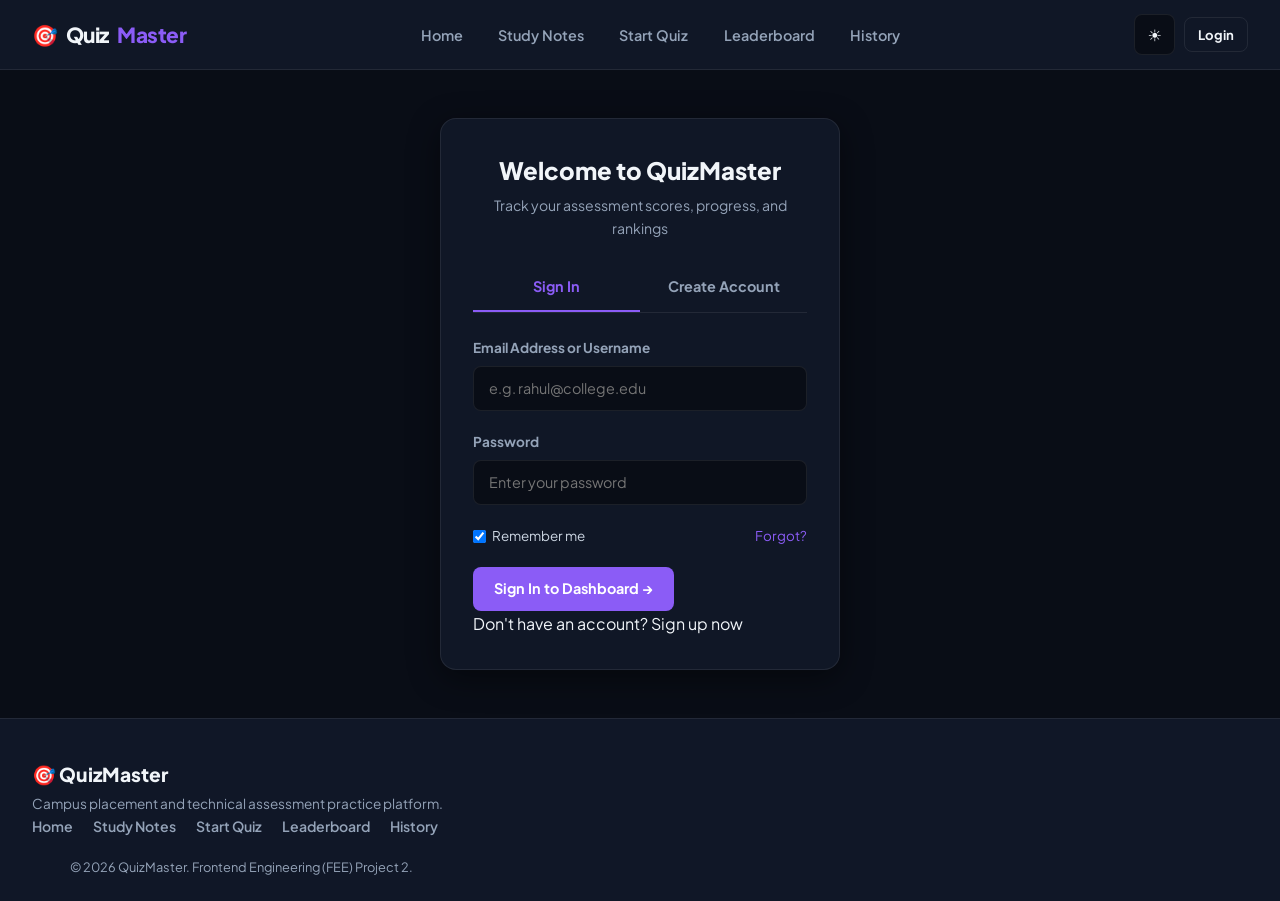
<file: login.html>
<!DOCTYPE html>
<html lang="en" data-theme="dark">

<head>
    <meta charset="UTF-8">
    <meta name="viewport" content="width=device-width, initial-scale=1.0">
    <title>QuizMaster - Login &amp; Sign Up</title>
    <meta name="description" content="Sign in or create a student account to track your quiz history, test scores, and leaderboard rankings.">
    <!-- Google Fonts -->
    <link rel="preconnect" href="https://fonts.googleapis.com">
    <link rel="preconnect" href="https://fonts.gstatic.com" crossorigin>
    <link href="https://fonts.googleapis.com/css2?family=Plus+Jakarta+Sans:wght@400;500;600;700;800&family=JetBrains+Mono:wght@400;500;600;700&display=swap" rel="stylesheet">
    <link rel="stylesheet" href="style.css">
</head>

<body>
    <!-- Top Sticky Navbar -->
    <nav class="navbar">
        <a href="index.html" class="logo">
            <span class="logo-icon">🎯</span> Quiz<span>Master</span>
        </a>
        <ul class="nav-links">
            <li><a href="index.html">Home</a></li>
            <li><a href="prepare.html">Study Notes</a></li>
            <li><a href="quiz.html">Start Quiz</a></li>
            <li><a href="leaderboard.html">Leaderboard</a></li>
            <li><a href="history.html">History</a></li>
        </ul>
        <div class="nav-actions">
            <button class="theme-toggle-btn" id="themeToggleBtn" aria-label="Toggle Theme" title="Toggle Theme">☀️</button>
            <div id="authNavContainer">
                <a href="login.html" class="btn btn-outline active">Login</a>
            </div>
        </div>
    </nav>

    <!-- Main Auth Section -->
    <main class="auth-wrapper">
        <div class="auth-card" id="authBox">
            
            <!-- When already logged in -->
            <div id="loggedInState" style="display: none; text-align: center;">
                <div class="user-avatar-badge" id="loggedAvatar" style="width: 54px; height: 54px; font-size: 1.4rem; margin: 0 auto 1rem;">U</div>
                <h2 id="loggedName" style="margin-bottom: 0.5rem;">Welcome back!</h2>
                <p id="loggedEmail" style="color: var(--text-muted); margin-bottom: 1.5rem;">user@example.com</p>
                <div style="display: flex; flex-direction: column; gap: 0.75rem;">
                    <a href="quiz.html" class="btn btn-primary">Start a New Quiz →</a>
                    <a href="history.html" class="btn btn-outline">View My Quiz History</a>
                    <button type="button" class="btn btn-secondary" id="logoutActionBtn">Log Out</button>
                </div>
            </div>

            <!-- Login / Signup Form -->
            <div id="authForms">
                <div class="auth-header">
                    <h2>Welcome to QuizMaster</h2>
                    <p>Track your assessment scores, progress, and rankings</p>
                </div>

                <div class="auth-tabs" role="tablist">
                    <button type="button" class="auth-tab active" id="tabLogin" role="tab">Sign In</button>
                    <button type="button" class="auth-tab" id="tabSignup" role="tab">Create Account</button>
                </div>

                <!-- Alert Message -->
                <div id="authAlert" style="display: none; padding: 0.75rem; border-radius: var(--radius-md); margin-bottom: 1.25rem; font-size: 0.88rem; font-weight: 600; text-align: center;"></div>

                <!-- Sign In Form -->
                <form id="loginForm">
                    <div class="form-group">
                        <label for="loginEmail">Email Address or Username</label>
                        <input type="text" id="loginEmail" class="form-control" placeholder="e.g. rahul@college.edu" required autocomplete="username">
                    </div>
                    <div class="form-group">
                        <label for="loginPassword">Password</label>
                        <input type="password" id="loginPassword" class="form-control" placeholder="Enter your password" required autocomplete="current-password">
                    </div>
                    <div style="display: flex; justify-content: space-between; align-items: center; margin-bottom: 1.25rem; font-size: 0.84rem; color: var(--text-secondary);">
                        <label style="display: flex; align-items: center; gap: 0.4rem; cursor: pointer;">
                            <input type="checkbox" id="rememberMe" checked> Remember me
                        </label>
                        <a href="#" onclick="alert('Demo prototype: enter any email and password to log in.'); return false;" style="color: var(--primary);">Forgot?</a>
                    </div>
                    <button type="submit" class="btn btn-primary auth-btn">Sign In to Dashboard →</button>
                </form>

                <!-- Sign Up Form -->
                <form id="signupForm" style="display: none;">
                    <div class="form-group">
                        <label for="signupName">Full Name</label>
                        <input type="text" id="signupName" class="form-control" placeholder="e.g. Priya Sharma" required autocomplete="name">
                    </div>
                    <div class="form-group">
                        <label for="signupEmail">College / Personal Email</label>
                        <input type="email" id="signupEmail" class="form-control" placeholder="e.g. priya@college.edu" required autocomplete="email">
                    </div>
                    <div class="form-group">
                        <label for="signupPassword">Create Password</label>
                        <input type="password" id="signupPassword" class="form-control" placeholder="Min. 6 characters" required autocomplete="new-password">
                    </div>
                    <button type="submit" class="btn btn-primary auth-btn">Create Free Account →</button>
                </form>

                <div class="auth-footer">
                    <span id="footerToggleText">Don't have an account?</span> 
                    <a href="#" id="footerToggleLink">Sign up now</a>
                </div>
            </div>

        </div>
    </main>

    <!-- Unified Footer -->
    <footer>
        <div class="footer-inner">
            <div class="footer-brand">
                <div class="brand-logo">
                    <span class="logo-icon">🎯</span> QuizMaster
                </div>
                <p>Campus placement and technical assessment practice platform.</p>
            </div>
            <div class="footer-links">
                <a href="index.html">Home</a>
                <a href="prepare.html">Study Notes</a>
                <a href="quiz.html">Start Quiz</a>
                <a href="leaderboard.html">Leaderboard</a>
                <a href="history.html">History</a>
            </div>
        </div>
        <div class="footer-bottom">
            <p>&copy; 2026 QuizMaster. Frontend Engineering (FEE) Project 2.</p>
        </div>
    </footer>

    <script src="script.js"></script>
    <script>
        document.addEventListener('DOMContentLoaded', () => {
            const tabLogin = document.getElementById('tabLogin');
            const tabSignup = document.getElementById('tabSignup');
            const loginForm = document.getElementById('loginForm');
            const signupForm = document.getElementById('signupForm');
            const footerToggleLink = document.getElementById('footerToggleLink');
            const footerToggleText = document.getElementById('footerToggleText');
            const authAlert = document.getElementById('authAlert');

            const loggedInState = document.getElementById('loggedInState');
            const authForms = document.getElementById('authForms');
            const loggedName = document.getElementById('loggedName');
            const loggedEmail = document.getElementById('loggedEmail');
            const loggedAvatar = document.getElementById('loggedAvatar');
            const logoutActionBtn = document.getElementById('logoutActionBtn');

            // Check if user is logged in
            function checkAuthState() {
                const user = JSON.parse(localStorage.getItem('quizmaster_user') || 'null');
                if (user && user.name) {
                    authForms.style.display = 'none';
                    loggedInState.style.display = 'block';
                    loggedName.textContent = `Welcome, ${user.name}!`;
                    loggedEmail.textContent = user.email || 'Student Account';
                    loggedAvatar.textContent = user.name.charAt(0).toUpperCase();
                } else {
                    authForms.style.display = 'block';
                    loggedInState.style.display = 'none';
                }
            }

            checkAuthState();

            if (logoutActionBtn) {
                logoutActionBtn.addEventListener('click', () => {
                    localStorage.removeItem('quizmaster_user');
                    window.location.reload();
                });
            }

            function showLogin() {
                tabLogin.classList.add('active');
                tabSignup.classList.remove('active');
                loginForm.style.display = 'block';
                signupForm.style.display = 'none';
                footerToggleText.textContent = "Don't have an account?";
                footerToggleLink.textContent = "Sign up now";
                authAlert.style.display = 'none';
            }

            function showSignup() {
                tabSignup.classList.add('active');
                tabLogin.classList.remove('active');
                signupForm.style.display = 'block';
                loginForm.style.display = 'none';
                footerToggleText.textContent = "Already have an account?";
                footerToggleLink.textContent = "Sign in";
                authAlert.style.display = 'none';
            }

            tabLogin.addEventListener('click', showLogin);
            tabSignup.addEventListener('click', showSignup);
            footerToggleLink.addEventListener('click', (e) => {
                e.preventDefault();
                if (loginForm.style.display !== 'none') {
                    showSignup();
                } else {
                    showLogin();
                }
            });

            // Handle Login submit
            loginForm.addEventListener('submit', (e) => {
                e.preventDefault();
                const email = document.getElementById('loginEmail').value.trim();
                const name = email.split('@')[0] || 'Student';
                const capitalized = name.charAt(0).toUpperCase() + name.slice(1);

                localStorage.setItem('quizmaster_user', JSON.stringify({
                    name: capitalized,
                    email: email
                }));

                authAlert.style.display = 'block';
                authAlert.style.background = 'var(--success-bg)';
                authAlert.style.color = '#6ee7b7';
                authAlert.style.border = '1px solid var(--success-border)';
                authAlert.textContent = '✓ Login successful! Redirecting to dashboard...';

                setTimeout(() => {
                    window.location.href = 'index.html';
                }, 700);
            });

            // Handle Signup submit
            signupForm.addEventListener('submit', (e) => {
                e.preventDefault();
                const name = document.getElementById('signupName').value.trim();
                const email = document.getElementById('signupEmail').value.trim();

                localStorage.setItem('quizmaster_user', JSON.stringify({
                    name: name,
                    email: email
                }));

                authAlert.style.display = 'block';
                authAlert.style.background = 'var(--success-bg)';
                authAlert.style.color = '#6ee7b7';
                authAlert.style.border = '1px solid var(--success-border)';
                authAlert.textContent = `✓ Account created for ${name}! Redirecting...`;

                setTimeout(() => {
                    window.location.href = 'index.html';
                }, 700);
            });
        });
    </script>
</body>

</html>
</file>
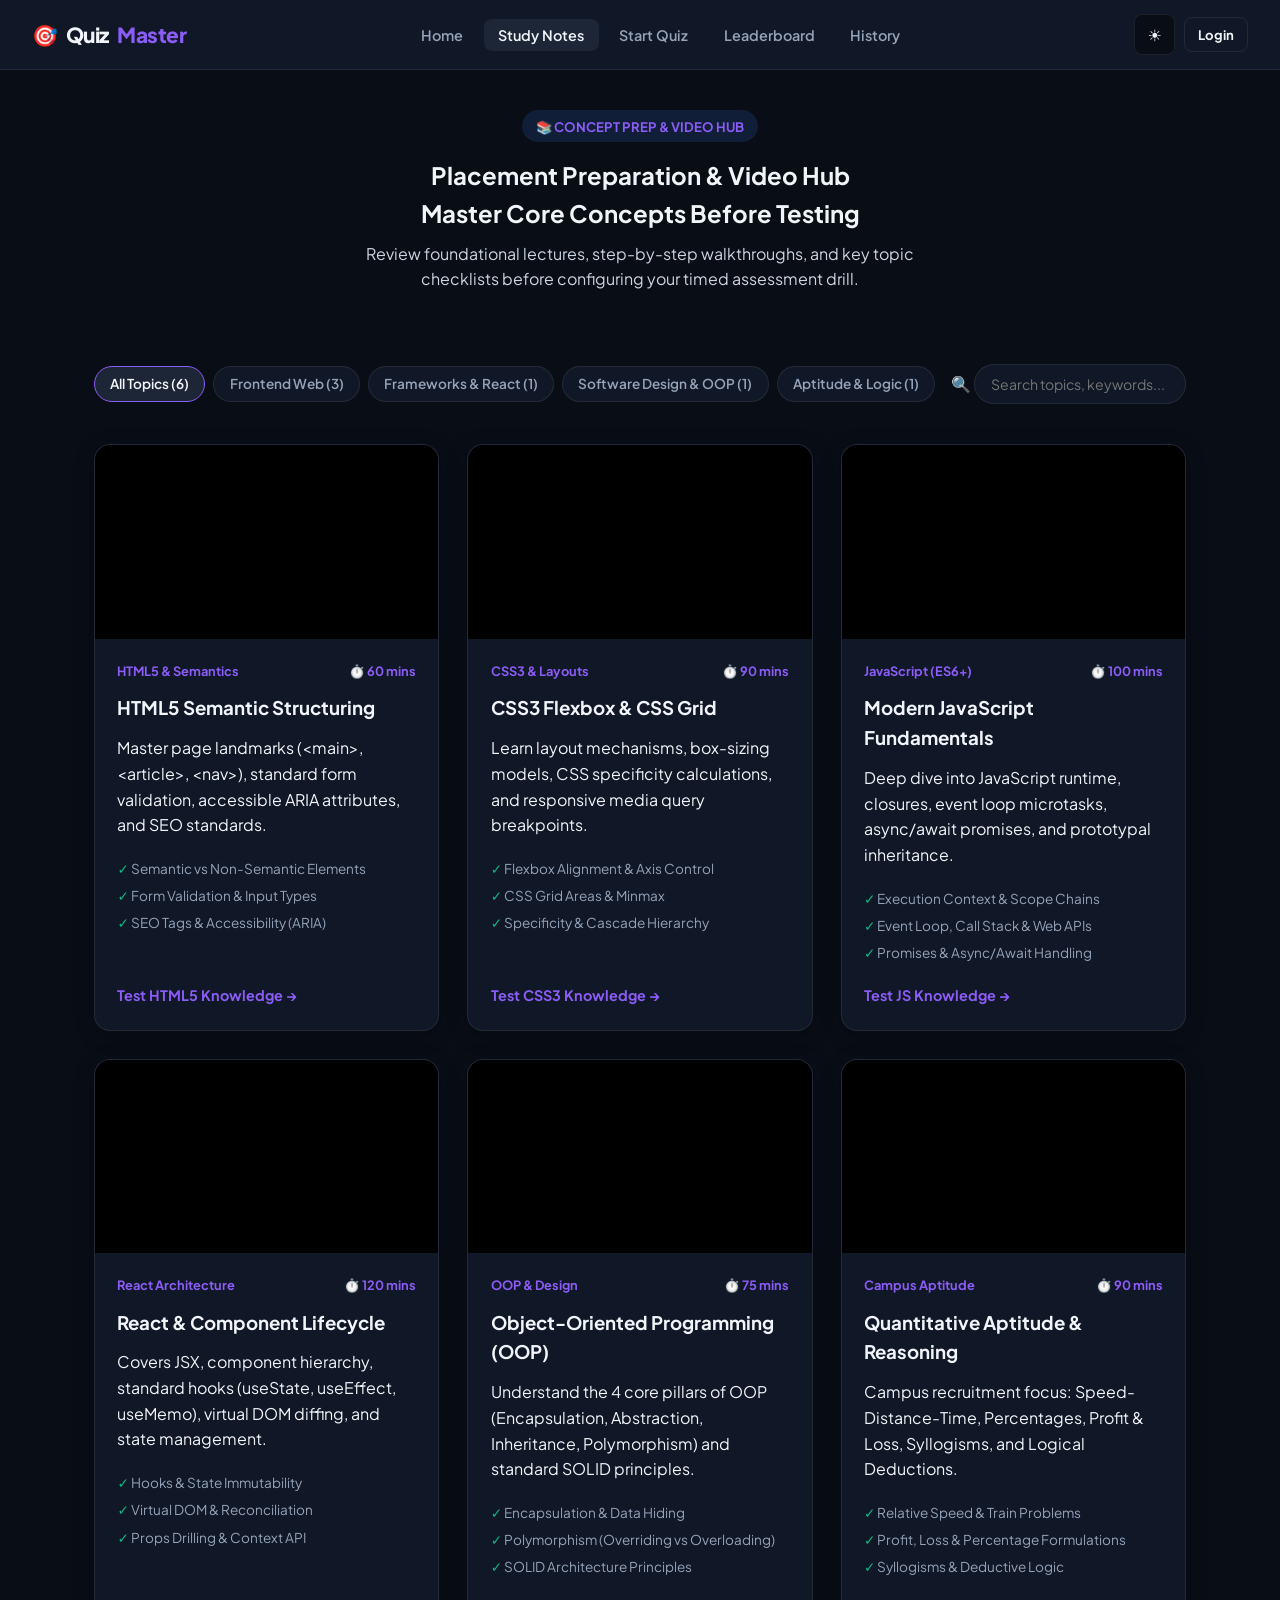
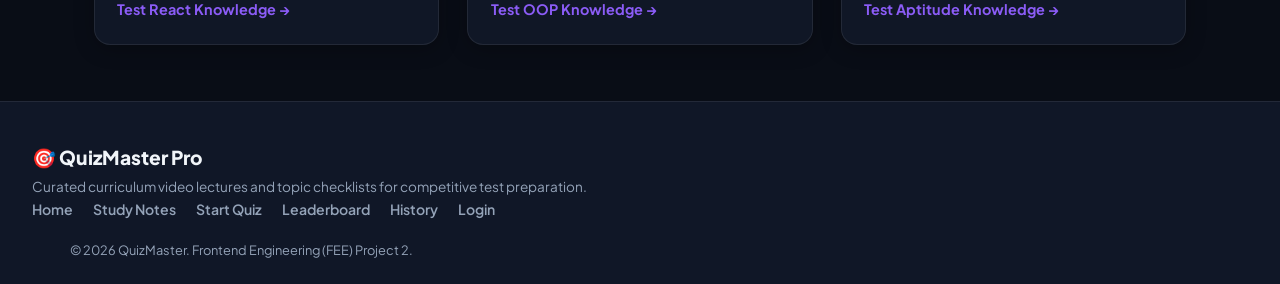
<file: prepare.html>
<!DOCTYPE html>
<html lang="en" data-theme="dark">

<head>
    <meta charset="UTF-8">
    <meta name="viewport" content="width=device-width, initial-scale=1.0">
    <title>Curriculum &amp; Video Preparation - QuizMaster Pro</title>
    <meta name="description" content="Review foundational video lectures, walkthroughs, and topic checklists before starting your timed assessment drill.">
    <!-- Google Fonts -->
    <link rel="preconnect" href="https://fonts.googleapis.com">
    <link rel="preconnect" href="https://fonts.gstatic.com" crossorigin>
    <link href="https://fonts.googleapis.com/css2?family=Plus+Jakarta+Sans:wght@400;500;600;700;800&family=JetBrains+Mono:wght@400;500;600;700&display=swap" rel="stylesheet">
    <link rel="stylesheet" href="style.css">
</head>

<body>
    <!-- Top Sticky Navbar -->
    <nav class="navbar">
        <a href="index.html" class="logo">
            <span class="logo-icon">🎯</span> Quiz<span>Master</span>
        </a>
        <ul class="nav-links">
            <li><a href="index.html">Home</a></li>
            <li><a href="prepare.html" class="active">Study Notes</a></li>
            <li><a href="quiz.html">Start Quiz</a></li>
            <li><a href="leaderboard.html">Leaderboard</a></li>
            <li><a href="history.html">History</a></li>
        </ul>
        <div class="nav-actions">
            <button class="theme-toggle-btn" id="themeToggleBtn" aria-label="Toggle Theme" title="Toggle Theme">☀️</button>
            <div id="authNavContainer">
                <a href="login.html" class="btn btn-outline">Login</a>
            </div>
        </div>
    </nav>

    <!-- Hero Header -->
    <section class="mb">
        <div class="main-box">
            <div class="mb-content">
                <div class="header-badge">
                    <span>📚</span> Concept Prep &amp; Video Hub
                </div>
                <h1>
                    Placement Preparation &amp; Video Hub<br>
                    <span>Master Core Concepts Before Testing</span>
                </h1>
                <p class="sub-mb-content">
                    Review foundational lectures, step-by-step walkthroughs, and key topic checklists before configuring your timed assessment drill.
                </p>
            </div>
        </div>
    </section>

    <!-- Search & Category Filter Bar -->
    <div class="filter-search-wrap">
        <div class="filter-pills">
            <button type="button" class="filter-btn active" data-filter="all">All Topics (6)</button>
            <button type="button" class="filter-btn" data-filter="frontend">Frontend Web (3)</button>
            <button type="button" class="filter-btn" data-filter="framework">Frameworks &amp; React (1)</button>
            <button type="button" class="filter-btn" data-filter="core">Software Design &amp; OOP (1)</button>
            <button type="button" class="filter-btn" data-filter="aptitude">Aptitude &amp; Logic (1)</button>
        </div>
        <div class="search-box-wrap">
            <span class="search-icon">🔍</span>
            <input type="text" id="videoSearchInput" placeholder="Search topics, keywords..." aria-label="Search study topics">
        </div>
    </div>

    <!-- Video Embeds Grid -->
    <main class="curriculum-grid">
        
        <!-- Track 1: HTML5 -->
        <div class="video-card" data-category="frontend web html">
            <div class="video-frame-wrap">
                <iframe src="https://www.youtube-nocookie.com/embed/kUMe1FH4CHE" title="HTML Crash Course for Beginners" allow="accelerometer; autoplay; clipboard-write; encrypted-media; gyroscope; picture-in-picture" allowfullscreen loading="lazy"></iframe>
            </div>
            <div class="video-content">
                <div class="video-meta">
                    <span class="topic-tag">HTML5 &amp; Semantics</span>
                    <span class="duration-tag">⏱️ 60 mins</span>
                </div>
                <h3>HTML5 Semantic Structuring</h3>
                <p>Master page landmarks (&lt;main&gt;, &lt;article&gt;, &lt;nav&gt;), standard form validation, accessible ARIA attributes, and SEO standards.</p>
                <ul class="checklist">
                    <li>Semantic vs Non-Semantic Elements</li>
                    <li>Form Validation &amp; Input Types</li>
                    <li>SEO Tags &amp; Accessibility (ARIA)</li>
                </ul>
                <a href="quiz.html?subject=html" class="video-cta">Test HTML5 Knowledge →</a>
            </div>
        </div>

        <!-- Track 2: CSS3 -->
        <div class="video-card" data-category="frontend web css">
            <div class="video-frame-wrap">
                <iframe src="https://www.youtube-nocookie.com/embed/1Rs2ND1ryYc" title="CSS Tutorial - Zero to Hero" allow="accelerometer; autoplay; clipboard-write; encrypted-media; gyroscope; picture-in-picture" allowfullscreen loading="lazy"></iframe>
            </div>
            <div class="video-content">
                <div class="video-meta">
                    <span class="topic-tag">CSS3 &amp; Layouts</span>
                    <span class="duration-tag">⏱️ 90 mins</span>
                </div>
                <h3>CSS3 Flexbox &amp; CSS Grid</h3>
                <p>Learn layout mechanisms, box-sizing models, CSS specificity calculations, and responsive media query breakpoints.</p>
                <ul class="checklist">
                    <li>Flexbox Alignment &amp; Axis Control</li>
                    <li>CSS Grid Areas &amp; Minmax</li>
                    <li>Specificity &amp; Cascade Hierarchy</li>
                </ul>
                <a href="quiz.html?subject=css" class="video-cta">Test CSS3 Knowledge →</a>
            </div>
        </div>

        <!-- Track 3: Modern JS -->
        <div class="video-card" data-category="frontend core js javascript">
            <div class="video-frame-wrap">
                <iframe src="https://www.youtube-nocookie.com/embed/W6NZfCO5SIk" title="JavaScript Tutorial for Beginners" allow="accelerometer; autoplay; clipboard-write; encrypted-media; gyroscope; picture-in-picture" allowfullscreen loading="lazy"></iframe>
            </div>
            <div class="video-content">
                <div class="video-meta">
                    <span class="topic-tag">JavaScript (ES6+)</span>
                    <span class="duration-tag">⏱️ 100 mins</span>
                </div>
                <h3>Modern JavaScript Fundamentals</h3>
                <p>Deep dive into JavaScript runtime, closures, event loop microtasks, async/await promises, and prototypal inheritance.</p>
                <ul class="checklist">
                    <li>Execution Context &amp; Scope Chains</li>
                    <li>Event Loop, Call Stack &amp; Web APIs</li>
                    <li>Promises &amp; Async/Await Handling</li>
                </ul>
                <a href="quiz.html?subject=javascript" class="video-cta">Test JS Knowledge →</a>
            </div>
        </div>

        <!-- Track 4: React -->
        <div class="video-card" data-category="frontend framework react">
            <div class="video-frame-wrap">
                <iframe src="https://www.youtube-nocookie.com/embed/bMknfKXIFA8" title="React Course - Beginner's Tutorial" allow="accelerometer; autoplay; clipboard-write; encrypted-media; gyroscope; picture-in-picture" allowfullscreen loading="lazy"></iframe>
            </div>
            <div class="video-content">
                <div class="video-meta">
                    <span class="topic-tag">React Architecture</span>
                    <span class="duration-tag">⏱️ 120 mins</span>
                </div>
                <h3>React &amp; Component Lifecycle</h3>
                <p>Covers JSX, component hierarchy, standard hooks (useState, useEffect, useMemo), virtual DOM diffing, and state management.</p>
                <ul class="checklist">
                    <li>Hooks &amp; State Immutability</li>
                    <li>Virtual DOM &amp; Reconciliation</li>
                    <li>Props Drilling &amp; Context API</li>
                </ul>
                <a href="quiz.html?subject=react" class="video-cta">Test React Knowledge →</a>
            </div>
        </div>

        <!-- Track 5: OOPs -->
        <div class="video-card" data-category="core oops software design">
            <div class="video-frame-wrap">
                <iframe src="https://www.youtube-nocookie.com/embed/pTB0EiLXUC8" title="Object Oriented Programming Basics" allow="accelerometer; autoplay; clipboard-write; encrypted-media; gyroscope; picture-in-picture" allowfullscreen loading="lazy"></iframe>
            </div>
            <div class="video-content">
                <div class="video-meta">
                    <span class="topic-tag">OOP &amp; Design</span>
                    <span class="duration-tag">⏱️ 75 mins</span>
                </div>
                <h3>Object-Oriented Programming (OOP)</h3>
                <p>Understand the 4 core pillars of OOP (Encapsulation, Abstraction, Inheritance, Polymorphism) and standard SOLID principles.</p>
                <ul class="checklist">
                    <li>Encapsulation &amp; Data Hiding</li>
                    <li>Polymorphism (Overriding vs Overloading)</li>
                    <li>SOLID Architecture Principles</li>
                </ul>
                <a href="quiz.html?subject=oops" class="video-cta">Test OOP Knowledge →</a>
            </div>
        </div>

        <!-- Track 6: Aptitude -->
        <div class="video-card" data-category="aptitude recruitment math">
            <div class="video-frame-wrap">
                <iframe src="https://www.youtube-nocookie.com/embed/V8Vw4jF348Y" title="Quantitative Aptitude for Campus Placements" allow="accelerometer; autoplay; clipboard-write; encrypted-media; gyroscope; picture-in-picture" allowfullscreen loading="lazy"></iframe>
            </div>
            <div class="video-content">
                <div class="video-meta">
                    <span class="topic-tag">Campus Aptitude</span>
                    <span class="duration-tag">⏱️ 90 mins</span>
                </div>
                <h3>Quantitative Aptitude &amp; Reasoning</h3>
                <p>Campus recruitment focus: Speed-Distance-Time, Percentages, Profit &amp; Loss, Syllogisms, and Logical Deductions.</p>
                <ul class="checklist">
                    <li>Relative Speed &amp; Train Problems</li>
                    <li>Profit, Loss &amp; Percentage Formulations</li>
                    <li>Syllogisms &amp; Deductive Logic</li>
                </ul>
                <a href="quiz.html?subject=logic_reasoning" class="video-cta">Test Aptitude Knowledge →</a>
            </div>
        </div>

    </main>

    <!-- Unified Footer -->
    <footer>
        <div class="footer-inner">
            <div class="footer-brand">
                <div class="brand-logo">
                    <span class="logo-icon">🎯</span> QuizMaster Pro
                </div>
                <p>Curated curriculum video lectures and topic checklists for competitive test preparation.</p>
            </div>
            <div class="footer-links">
                <a href="index.html">Home</a>
                <a href="prepare.html">Study Notes</a>
                <a href="quiz.html">Start Quiz</a>
                <a href="leaderboard.html">Leaderboard</a>
                <a href="history.html">History</a>
                <a href="login.html">Login</a>
            </div>
        </div>
        <div class="footer-bottom">
            <p>&copy; 2026 QuizMaster. Frontend Engineering (FEE) Project 2.</p>
        </div>
    </footer>

    <!-- Interactive Script -->
    <script src="script.js"></script>
</body>

</html>
</file>
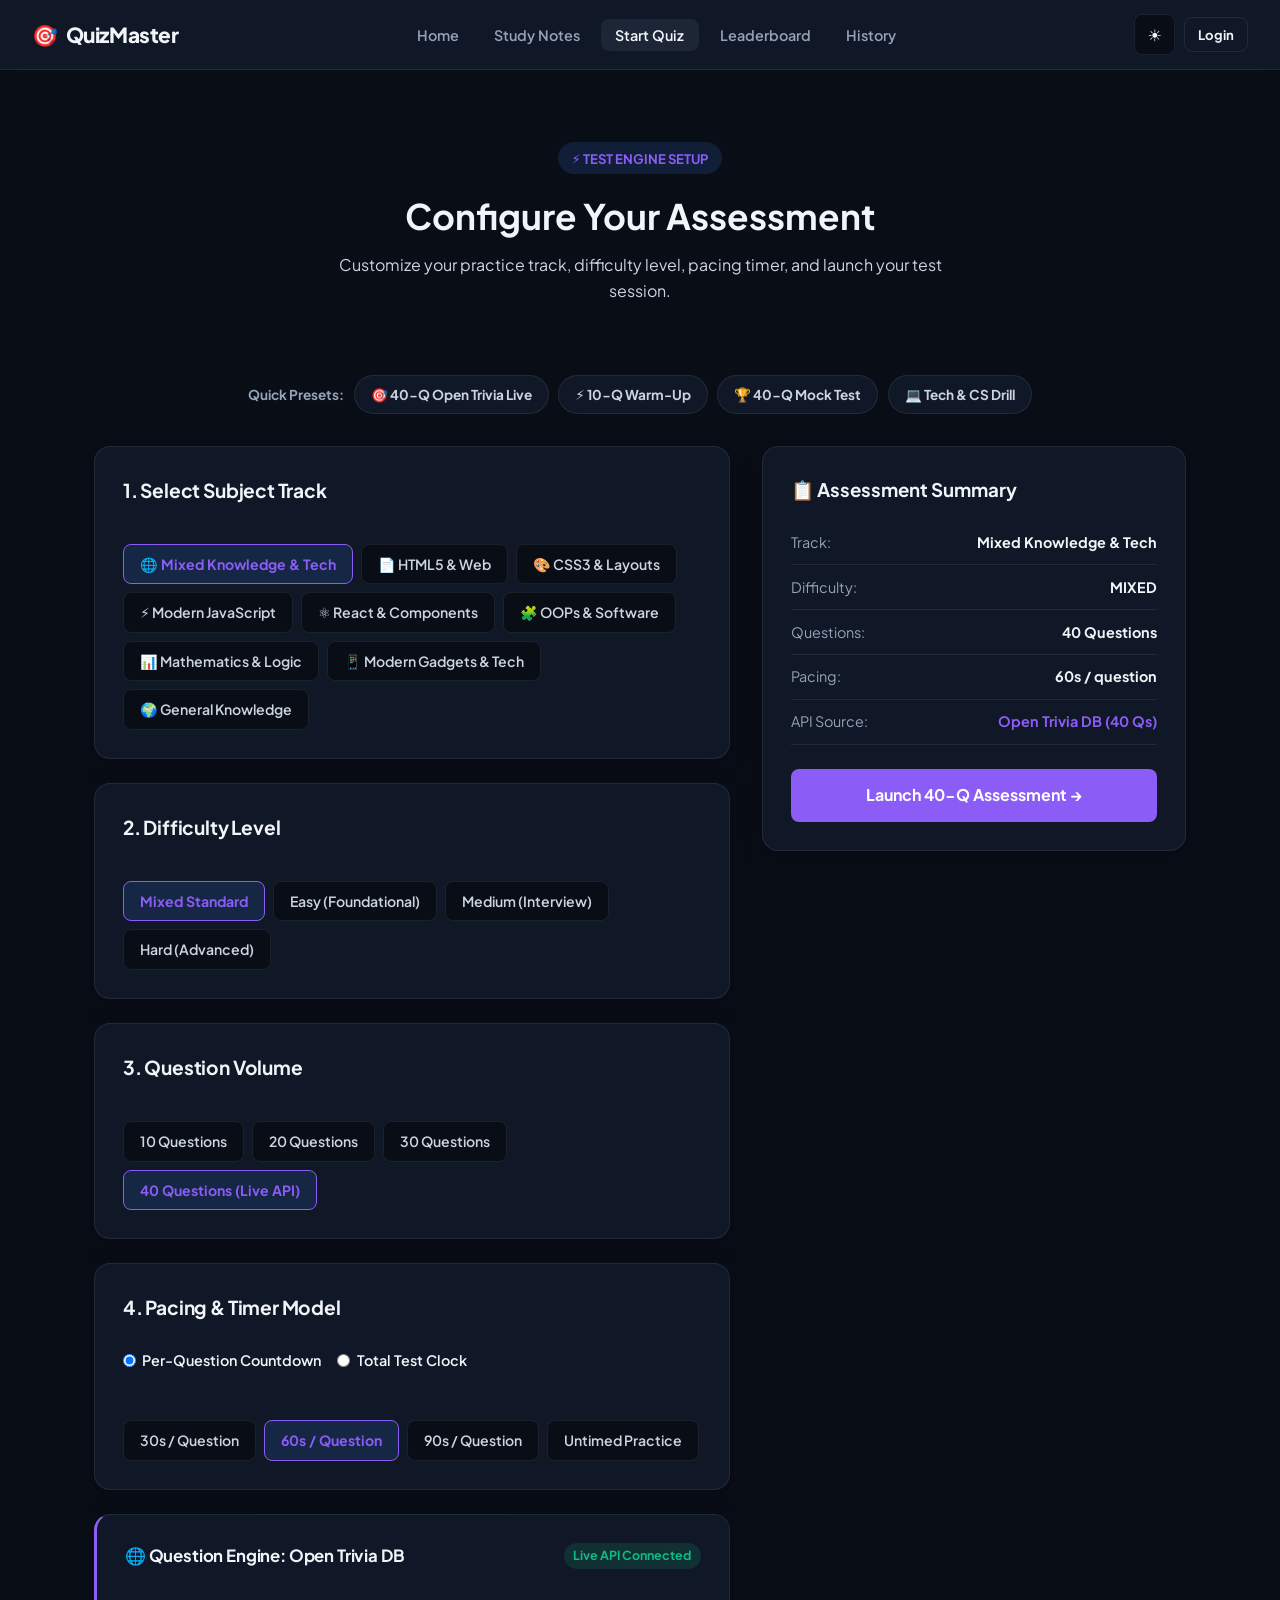
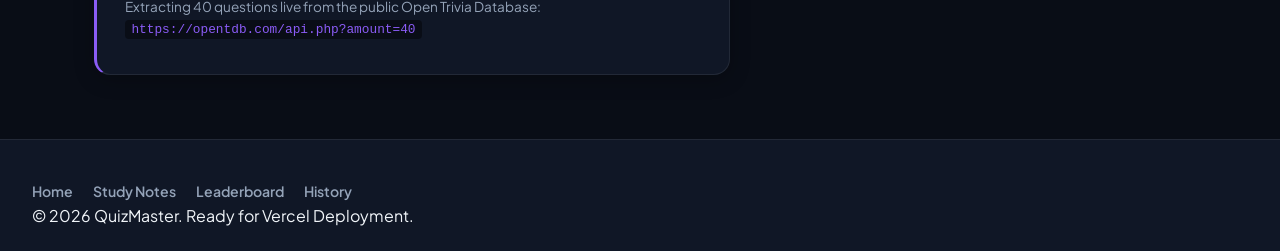
<file: quiz.html>
<!DOCTYPE html>
<html lang="en" data-theme="dark">
<head>
  <meta charset="UTF-8">
  <meta name="viewport" content="width=device-width, initial-scale=1.0">
  <title>QuizMaster - Configure Assessment</title>
  <link rel="stylesheet" href="style.css">
</head>
<body>
  <!-- Top Navbar -->
  <nav class="navbar">
    <a href="index.html" class="logo"><span>🎯</span> QuizMaster</a>
    <ul class="nav-links">
      <li><a href="index.html">Home</a></li>
      <li><a href="prepare.html">Study Notes</a></li>
      <li><a href="quiz.html" class="active">Start Quiz</a></li>
      <li><a href="leaderboard.html">Leaderboard</a></li>
      <li><a href="history.html">History</a></li>
    </ul>
    <div class="nav-actions">
      <button class="theme-toggle-btn" id="themeToggleBtn" title="Toggle Theme">☀️</button>
      <div id="authNavContainer">
        <a href="login.html" class="btn btn-outline btn-sm">Login</a>
      </div>
    </div>
  </nav>

  <!-- Main Configurator -->
  <main class="container">
    <div class="mb">
      <div class="header-badge">⚡ Test Engine Setup</div>
      <h1 style="font-size: 2.2rem; margin-bottom: 0.5rem;">Configure Your Assessment</h1>
      <p class="sub-mb-content">Customize your practice track, difficulty level, pacing timer, and launch your test session.</p>
    </div>

    <!-- Quick Presets -->
    <div class="preset-bar">
      <span style="font-size: 0.85rem; font-weight: 700; color: var(--text-muted);">Quick Presets:</span>
      <button type="button" class="preset-btn" data-preset="trivia40">🎯 40-Q Open Trivia Live</button>
      <button type="button" class="preset-btn" data-preset="rapid">⚡ 10-Q Warm-Up</button>
      <button type="button" class="preset-btn" data-preset="mock">🏆 40-Q Mock Test</button>
      <button type="button" class="preset-btn" data-preset="tech">💻 Tech &amp; CS Drill</button>
    </div>

    <form action="arena.html" method="GET" id="assessmentForm" class="config-grid">
      <!-- Left: Form Controls -->
      <div style="display: flex; flex-direction: column; gap: 1.5rem;">
        <!-- Step 1: Topic Selection -->
        <div class="card">
          <h3>1. Select Subject Track</h3>
          <div class="choice-pills">
            <label class="choice-pill"><input type="radio" name="subject" value="mixed" checked><span>🌐 Mixed Knowledge &amp; Tech</span></label>
            <label class="choice-pill"><input type="radio" name="subject" value="html"><span>📄 HTML5 &amp; Web</span></label>
            <label class="choice-pill"><input type="radio" name="subject" value="css"><span>🎨 CSS3 &amp; Layouts</span></label>
            <label class="choice-pill"><input type="radio" name="subject" value="javascript"><span>⚡ Modern JavaScript</span></label>
            <label class="choice-pill"><input type="radio" name="subject" value="react"><span>⚛️ React &amp; Components</span></label>
            <label class="choice-pill"><input type="radio" name="subject" value="oops"><span>🧩 OOPs &amp; Software</span></label>
            <label class="choice-pill"><input type="radio" name="subject" value="logic_reasoning"><span>📊 Mathematics &amp; Logic</span></label>
            <label class="choice-pill"><input type="radio" name="subject" value="gadgets"><span>📱 Modern Gadgets &amp; Tech</span></label>
            <label class="choice-pill"><input type="radio" name="subject" value="general"><span>🌍 General Knowledge</span></label>
          </div>
        </div>

        <!-- Step 2: Difficulty Level -->
        <div class="card">
          <h3>2. Difficulty Level</h3>
          <div class="choice-pills">
            <label class="choice-pill"><input type="radio" name="difficulty" value="mixed" checked><span>Mixed Standard</span></label>
            <label class="choice-pill"><input type="radio" name="difficulty" value="easy"><span>Easy (Foundational)</span></label>
            <label class="choice-pill"><input type="radio" name="difficulty" value="medium"><span>Medium (Interview)</span></label>
            <label class="choice-pill"><input type="radio" name="difficulty" value="hard"><span>Hard (Advanced)</span></label>
          </div>
        </div>

        <!-- Step 3: Question Volume -->
        <div class="card">
          <h3>3. Question Volume</h3>
          <div class="choice-pills">
            <label class="choice-pill"><input type="radio" name="question_count" value="10"><span>10 Questions</span></label>
            <label class="choice-pill"><input type="radio" name="question_count" value="20"><span>20 Questions</span></label>
            <label class="choice-pill"><input type="radio" name="question_count" value="30"><span>30 Questions</span></label>
            <label class="choice-pill"><input type="radio" name="question_count" value="40" checked><span>40 Questions (Live API)</span></label>
          </div>
        </div>

        <!-- Step 4: Pacing & Timer Mode -->
        <div class="card">
          <h3>4. Pacing & Timer Model</h3>
          <div style="display: flex; gap: 1rem; margin-bottom: 1rem;">
            <label style="display: flex; align-items: center; gap: 0.4rem; font-size: 0.9rem; font-weight: 600; cursor: pointer;">
              <input type="radio" name="timer_mode" value="per_question" checked> Per-Question Countdown
            </label>
            <label style="display: flex; align-items: center; gap: 0.4rem; font-size: 0.9rem; font-weight: 600; cursor: pointer;">
              <input type="radio" name="timer_mode" value="total_test"> Total Test Clock
            </label>
          </div>
          <div id="perQuestionOptions" class="choice-pills">
            <label class="choice-pill"><input type="radio" name="per_q_time" value="30"><span>30s / Question</span></label>
            <label class="choice-pill"><input type="radio" name="per_q_time" value="60" checked><span>60s / Question</span></label>
            <label class="choice-pill"><input type="radio" name="per_q_time" value="90"><span>90s / Question</span></label>
            <label class="choice-pill"><input type="radio" name="per_q_time" value="0"><span>Untimed Practice</span></label>
          </div>
          <div id="totalTimeOptions" class="choice-pills" style="display: none;">
            <label class="choice-pill"><input type="radio" name="total_test_time" value="15"><span>15 Minutes</span></label>
            <label class="choice-pill"><input type="radio" name="total_test_time" value="25" checked><span>25 Minutes</span></label>
            <label class="choice-pill"><input type="radio" name="total_test_time" value="40"><span>40 Minutes</span></label>
          </div>
        </div>

        <!-- Step 5: Live API Source -->
        <div class="card" style="border-left: 3px solid var(--primary);">
          <div style="display: flex; justify-content: space-between; align-items: center; margin-bottom: 0.4rem;">
            <h3 style="margin-bottom: 0; font-size: 1.05rem;">🌐 Question Engine: Open Trivia DB</h3>
            <span style="font-size: 0.78rem; font-weight: 700; color: var(--success); background: rgba(16, 185, 129, 0.15); padding: 0.2rem 0.6rem; border-radius: 9999px;">Live API Connected</span>
          </div>
          <p style="font-size: 0.85rem; color: var(--text-muted); margin-bottom: 0.4rem;">
            Extracting 40 questions live from the public Open Trivia Database:
            <code style="background: var(--bg); padding: 0.15rem 0.4rem; border-radius: 4px; font-size: 0.8rem; color: var(--primary);">https://opentdb.com/api.php?amount=40</code>
          </p>
        </div>
      </div>

      <!-- Right: Live Summary Sidebar -->
      <aside class="summary-card">
        <h3 style="margin-bottom: 1rem;">📋 Assessment Summary</h3>
        <div class="summary-item"><span>Track:</span><span id="summarySubject">Mixed Knowledge &amp; Tech</span></div>
        <div class="summary-item"><span>Difficulty:</span><span id="summaryDifficulty">Mixed Standard</span></div>
        <div class="summary-item"><span>Questions:</span><span id="summaryCount">40 Questions</span></div>
        <div class="summary-item"><span>Pacing:</span><span id="summaryPacing">60s / question</span></div>
        <div class="summary-item"><span>API Source:</span><span id="summaryApiMode" style="color: var(--primary);">Open Trivia DB (40 Qs)</span></div>

        <button type="submit" class="btn btn-primary" style="width: 100%; margin-top: 1.5rem; padding: 0.8rem; font-size: 1rem;">
          Launch 40-Q Assessment →
        </button>
      </aside>
    </form>
  </main>

  <footer>
    <div class="footer-links">
      <a href="index.html">Home</a>
      <a href="prepare.html">Study Notes</a>
      <a href="leaderboard.html">Leaderboard</a>
      <a href="history.html">History</a>
    </div>
    <p>© 2026 QuizMaster. Ready for Vercel Deployment.</p>
  </footer>

  <script src="script.js"></script>
</body>
</html>
</file>
<file: style.css>
/* =========================================================
   QuizMaster - Modular Stylesheet (style.css)
   Divided into 3 logical modular components:
   1. common.css     - Base variables, tokens, resets, typography, navbar, footer & toasts
   2. quiz.css       - Quiz configurator, assessment arena, timers, palette grid & review
   3. components.css - Showcase, study notes hub, leaderboard, auth & ambient visuals
   ========================================================= */

@import url('common.css');
@import url('quiz.css');
@import url('components.css');
</file>
